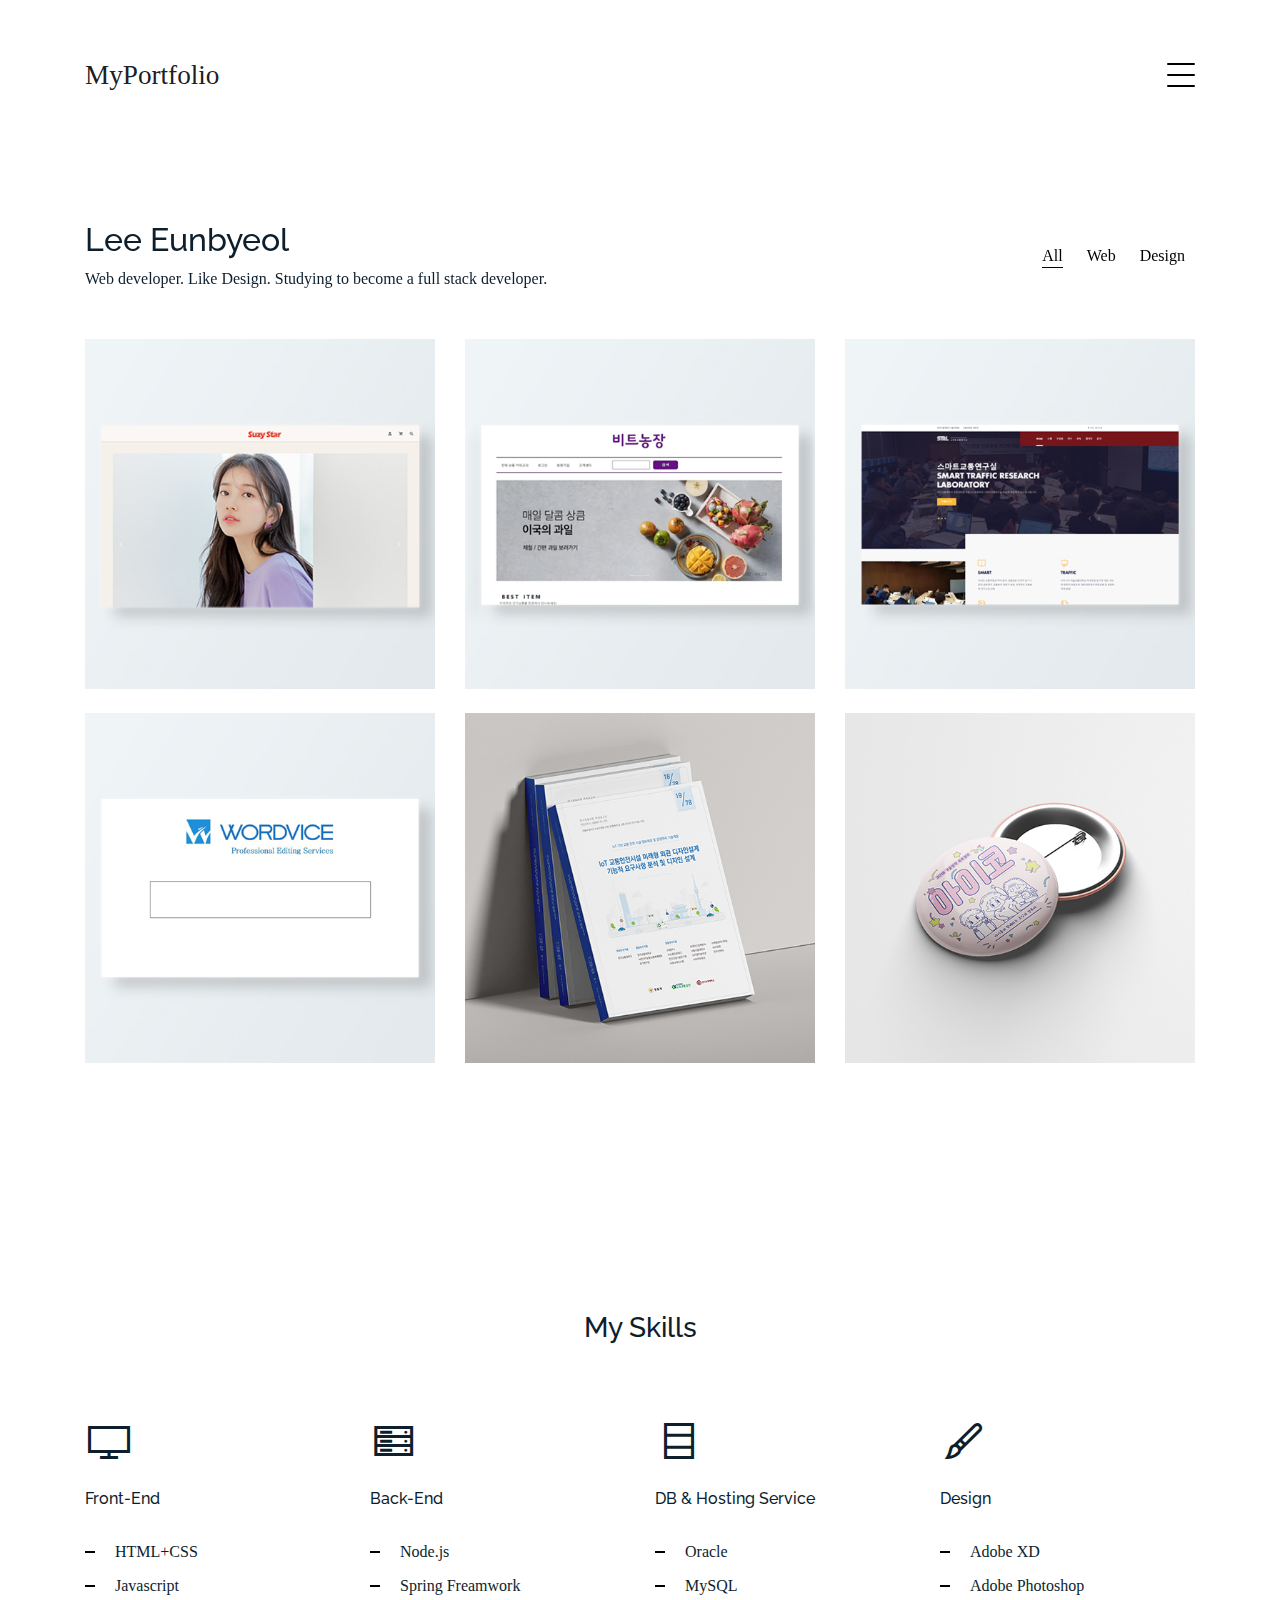
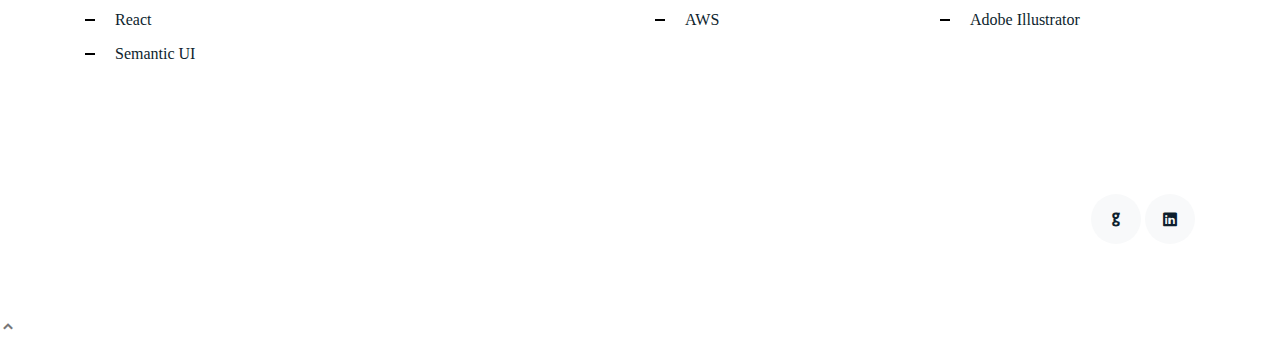
<file: index.html>
<!DOCTYPE html>
<html lang="en">
  <head>
    <meta charset="utf-8" />
    <meta content="width=device-width, initial-scale=1.0" name="viewport" />

    <title>MyPortfolio</title>
    <meta content="" name="descriptison" />
    <meta content="" name="keywords" />

    <!-- Favicons -->
    <link href="assets/img/favicon.png" rel="icon" />
    <link href="assets/img/apple-touch-icon.png" rel="apple-touch-icon" />

    <!-- Google Fonts -->
    <link
      href="https://fonts.googleapis.com/css?family=https://fonts.googleapis.com/css?family=Inconsolata:400,500,600,700|Raleway:400,400i,500,500i,600,600i,700,700i"
      rel="stylesheet"
    />

    <!-- Vendor CSS Files -->
    <link
      href="assets/vendor/bootstrap/css/bootstrap.min.css"
      rel="stylesheet"
    />
    <link href="assets/vendor/icofont/icofont.min.css" rel="stylesheet" />
    <link href="assets/vendor/aos/aos.css" rel="stylesheet" />
    <link
      href="assets/vendor/line-awesome/css/line-awesome.min.css"
      rel="stylesheet"
    />
    <link
      href="assets/vendor/owl.carousel/assets/owl.carousel.min.css"
      rel="stylesheet"
    />

    <!-- Template Main CSS File -->
    <link href="assets/css/style.css" rel="stylesheet" />

    <!-- =======================================================
  * Template Name: MyPortfolio - v2.1.0
  * Template URL: https://bootstrapmade.com/myportfolio-bootstrap-portfolio-website-template/
  * Author: BootstrapMade.com
  * License: https://bootstrapmade.com/license/
  ======================================================== -->
  </head>

  <body>
    <!-- ======= Navbar ======= -->
    <div class="collapse navbar-collapse custom-navmenu" id="main-navbar">
      <div class="container py-2 py-md-5">
        <div class="row align-items-start">
          <div class="col-md-2">
            <ul class="custom-menu">
              <li class="active"><a href="index.html">Home</a></li>
              <li><a href="about.html">About Me</a></li>
              <!-- <li><a href="services.html">Services</a></li> -->
              <li><a href="works.html">Works</a></li>
              <li><a href="contact.html">Contact</a></li>
            </ul>
          </div>
          <div class="col-md-6 d-none d-md-block mr-auto">
            <div class="tweet d-flex">
              <span class="text-white mt-2 mr-3"></span>
              <div>
                <p>
                  <em>
                    <br />
                    <a href="#"></a
                  ></em>
                </p>
              </div>
            </div>
          </div>
          <div class="col-md-4 d-none d-md-block">
            <h3>Hire Me</h3>
            <p>
              연락을 환영합니다. <br />아래 이메일 주소로 연락주세요! <br />
              <a href="#">dev.silverstar@gmail.com</a>
            </p>
          </div>
        </div>
      </div>
    </div>

    <nav class="navbar navbar-light custom-navbar">
      <div class="container">
        <a class="navbar-brand" href="index.html">MyPortfolio</a>

        <a
          href="#"
          class="burger"
          data-toggle="collapse"
          data-target="#main-navbar"
        >
          <span></span>
        </a>
      </div>
    </nav>

    <main id="main">
      <!-- ======= Works Section ======= -->
      <section class="section site-portfolio">
        <div class="container">
          <div class="row mb-5 align-items-center">
            <div class="col-md-12 col-lg-6 mb-4 mb-lg-0" data-aos="fade-up">
              <h2>Lee Eunbyeol</h2>
              <p class="mb-0">
                Web developer. Like Design. Studying to become a full stack
                developer.
              </p>
            </div>
            <div
              class="col-md-12 col-lg-6 text-left text-lg-right"
              data-aos="fade-up"
              data-aos-delay="100"
            >
              <div id="filters" class="filters">
                <a href="#" data-filter="*" class="active">All</a>
                <a href="#" data-filter=".web">Web</a>
                <!--<a href="#" data-filter=".UIUX">UI/UX</a>-->
                <a href="#" data-filter=".design">Design</a>
                <!-- <a href="#" data-filter=".photography">name4</a> -->
              </div>
            </div>
          </div>
          <div
            id="portfolio-grid"
            class="row no-gutter"
            data-aos="fade-up"
            data-aos-delay="200"
          >
            <div class="item web col-sm-6 col-md-4 col-lg-4 mb-4">
              <a href="work-single.html" class="item-wrap fancybox">
                <div class="work-info">
                  <h3>Suzy's Goods Shopping Mall</h3>
                  <span>Web</span>
                </div>
                <img class="img-fluid" src="assets/img/img_1.jpg" />
              </a>
            </div>

            <div class="item web col-sm-6 col-md-4 col-lg-4 mb-4">
              <a href="work-bitFarm.html" class="item-wrap fancybox">
                <div class="work-info">
                  <h3>Fresh Bit Farm</h3>
                  <span>Web</span>
                </div>
                <img class="img-fluid" src="assets/img/img_2.jpg" />
              </a>
            </div>

            <div class="item web col-sm-6 col-md-4 col-lg-4 mb-4">
              <a href="#" class="item-wrap fancybox">
                <div class="work-info">
                  <h3>Lab Homepage Renewal</h3>
                  <span>Web</span>
                </div>
                <img class="img-fluid" src="assets/img/img_3.jpg" />
              </a>
            </div>

            <div class="item web col-sm-6 col-md-4 col-lg-4 mb-4">
              <a href="#" class="item-wrap fancybox">
                <div class="work-info">
                  <h3>Academic English <br />proofreading service</h3>
                  <span>Web / ml</span>
                </div>
                <img class="img-fluid" src="assets/img/img_4.jpg" />
              </a>
            </div>

            <div class="item design col-sm-6 col-md-4 col-lg-4 mb-4">
              <a href="#" class="item-wrap fancybox">
                <div class="work-info">
                  <h3>Report Design</h3>
                  <span>Design</span>
                </div>
                <img class="img-fluid" src="assets/img/img_5.jpg" />
              </a>
            </div>

            <div class="item design col-sm-6 col-md-4 col-lg-4 mb-4">
              <a href="#" class="item-wrap fancybox">
                <div class="work-info">
                  <h3>Badge Design</h3>
                  <span>Design</span>
                </div>
                <img class="img-fluid" src="assets/img/img_6.jpg" />
              </a>
            </div>
          </div>
        </div>
      </section>
      <!-- End  Works Section -->

      <!-- ======= Clients Section ======= -->
      <!--<section class="section">
      <div class="container">
        <div class="row justify-content-center text-center mb-4">
          <div class="col-5">
            <h3 class="h3 heading">Work History</h3>
            <p>2019 ~ 2020</p>
          </div>
        </div>
        <div>
         <p style="text-align: center;">work Hitory 타임라인이 들어갈 자리</p>
        </div>-->
      <!-- <div class="row">
          <div class="col-4 col-sm-4 col-md-2">
            <a href="#" class="client-logo"><img src="assets/img/logo-adobe.png" alt="Image" class="img-fluid"></a>
          </div>
          <div class="col-4 col-sm-4 col-md-2">
            <a href="#" class="client-logo"><img src="assets/img/logo-uber.png" alt="Image" class="img-fluid"></a>
          </div>
          <div class="col-4 col-sm-4 col-md-2">
            <a href="#" class="client-logo"><img src="assets/img/logo-apple.png" alt="Image" class="img-fluid"></a>
          </div>
          <div class="col-4 col-sm-4 col-md-2">
            <a href="#" class="client-logo"><img src="assets/img/logo-netflix.png" alt="Image" class="img-fluid"></a>
          </div>
          <div class="col-4 col-sm-4 col-md-2">
            <a href="#" class="client-logo"><img src="assets/img/logo-nike.png" alt="Image" class="img-fluid"></a>
          </div>
          <div class="col-4 col-sm-4 col-md-2">
            <a href="#" class="client-logo"><img src="assets/img/logo-google.png" alt="Image" class="img-fluid"></a>
          </div> 

        </div>
      </div>
    </section><!-- End Clients Section -->

      <!-- ======= Services Section ======= -->
      <section class="section">
        <div class="container">
          <div class="row justify-content-center text-center mb-4">
            <div class="col-5">
              <h3 class="h3 heading">My Skills</h3>
              <p><br /></p>
            </div>
          </div>
          <div class="row">
            <div class="col-12 col-sm-6 col-md-6 col-lg-3">
              <span class="la la-desktop la-3x mb-4"></span>
              <h4 class="h4 mb-2">Front-End</h4>
              <!-- <p>Lorem ipsum dolor sit amet consectetur adipisicing elit explicabo inventore.</p> -->
              <ul class="list-unstyled list-line">
                <br />
                <li>HTML+CSS</li>
                <li>Javascript</li>
                <li>React</li>
                <li>Semantic UI</li>
              </ul>
            </div>
            <div class="col-12 col-sm-6 col-md-6 col-lg-3">
              <span class="la la-server la-3x mb-4"></span>
              <h4 class="h4 mb-2">Back-End</h4>
              <!-- <p>Lorem ipsum dolor sit amet consectetur adipisicing elit explicabo inventore.</p> -->
              <ul class="list-unstyled list-line">
                <br />
                <li>Node.js</li>
                <li>Spring Freamwork</li>
              </ul>
            </div>
            <div class="col-12 col-sm-6 col-md-6 col-lg-3">
              <span class="la la-database la-3x mb-4"></span>
              <h4 class="h4 mb-2">DB & Hosting Service</h4>
              <!-- <p>Lorem ipsum dolor sit amet consectetur adipisicing elit explicabo inventore.</p> -->
              <ul class="list-unstyled list-line">
                <br />
                <li>Oracle</li>
                <li>MySQL</li>
                <li>AWS</li>
              </ul>
            </div>
            <div class="col-12 col-sm-6 col-md-6 col-lg-3">
              <span class="la la-paint-brush la-3x mb-4"></span>
              <h4 class="h4 mb-2">Design</h4>
              <!-- <p>Lorem ipsum dolor sit amet consectetur adipisicing elit explicabo inventore.</p> -->
              <ul class="list-unstyled list-line">
                <br />
                <li>Adobe XD</li>
                <li>Adobe Photoshop</li>
                <li>Adobe Illustrator</li>
              </ul>
            </div>
          </div>
        </div>
      </section>
      <!-- End Services Section -->

      <!-- ======= Testimonials Section ======= 
    <section class="section pt-0">
      <div class="container">

        <div class="owl-carousel testimonial-carousel">

          <div class="testimonial-wrap">
            <div class="testimonial">
              <img src="assets/img/person_1.jpg" alt="Image" class="img-fluid">
              <blockquote>
                <p>Lorem ipsum dolor sit amet consectetur adipisicing elit. Quisquam necessitatibus incidunt ut officiis
                  explicabo inventore.</p>
              </blockquote>
              <p>&mdash; Jean Hicks</p>
            </div>
          </div>

          <div class="testimonial-wrap">
            <div class="testimonial">
              <img src="assets/img/person_2.jpg" alt="Image" class="img-fluid">
              <blockquote>
                <p>Lorem ipsum dolor sit amet consectetur adipisicing elit. Quisquam necessitatibus incidunt ut officiis
                  explicabo inventore.</p>
              </blockquote>
              <p>&mdash; Chris Stanworth</p>
            </div>
          </div>

        </div>

      </div>
    </section><!-- End Testimonials Section -->
    </main>
    <!-- End #main -->

    <!-- ======= Footer ======= -->
    <footer class="footer" role="contentinfo">
      <div class="container">
        <div class="row">
          <div class="col-sm-6">
            <!--<p class="mb-1">&copy; Copyright MyPortfolio. All Rights Reserved</p>-->
            <div class="credits">
              <!--
            All the links in the footer should remain intact.
            You can delete the links only if you purchased the pro version.
            Licensing information: https://bootstrapmade.com/license/
            Purchase the pro version with working PHP/AJAX contact form: https://bootstrapmade.com/buy/?theme=MyPortfolio
          -->
              <!--Designed by <a href="https://bootstrapmade.com/">BootstrapMade</a>-->
            </div>
          </div>
          <div class="col-sm-6 social text-md-right">
            <a href="https://github.com/lebcoco"
              ><span class="icofont-github"></span
            ></a>
            <a href="https://www.linkedin.com/in/eunbyeol-lee-772660198"
              ><span class="icofont-linkedin"></span
            ></a>
            <!-- <a href="#"><span class="icofont-dribbble"></span></a>
          <a href="#"><span class="icofont-behance"></span></a> -->
          </div>
        </div>
      </div>
    </footer>

    <a href="#" class="back-to-top"><i class="icofont-simple-up"></i></a>

    <!-- Vendor JS Files -->
    <script src="assets/vendor/jquery/jquery.min.js"></script>
    <script src="assets/vendor/bootstrap/js/bootstrap.bundle.min.js"></script>
    <script src="assets/vendor/jquery.easing/jquery.easing.min.js"></script>
    <script src="assets/vendor/php-email-form/validate.js"></script>
    <script src="assets/vendor/aos/aos.js"></script>
    <script src="assets/vendor/isotope-layout/isotope.pkgd.min.js"></script>
    <script src="assets/vendor/owl.carousel/owl.carousel.min.js"></script>

    <!-- Template Main JS File -->
    <script src="assets/js/main.js"></script>
  </body>
</html>
</file>
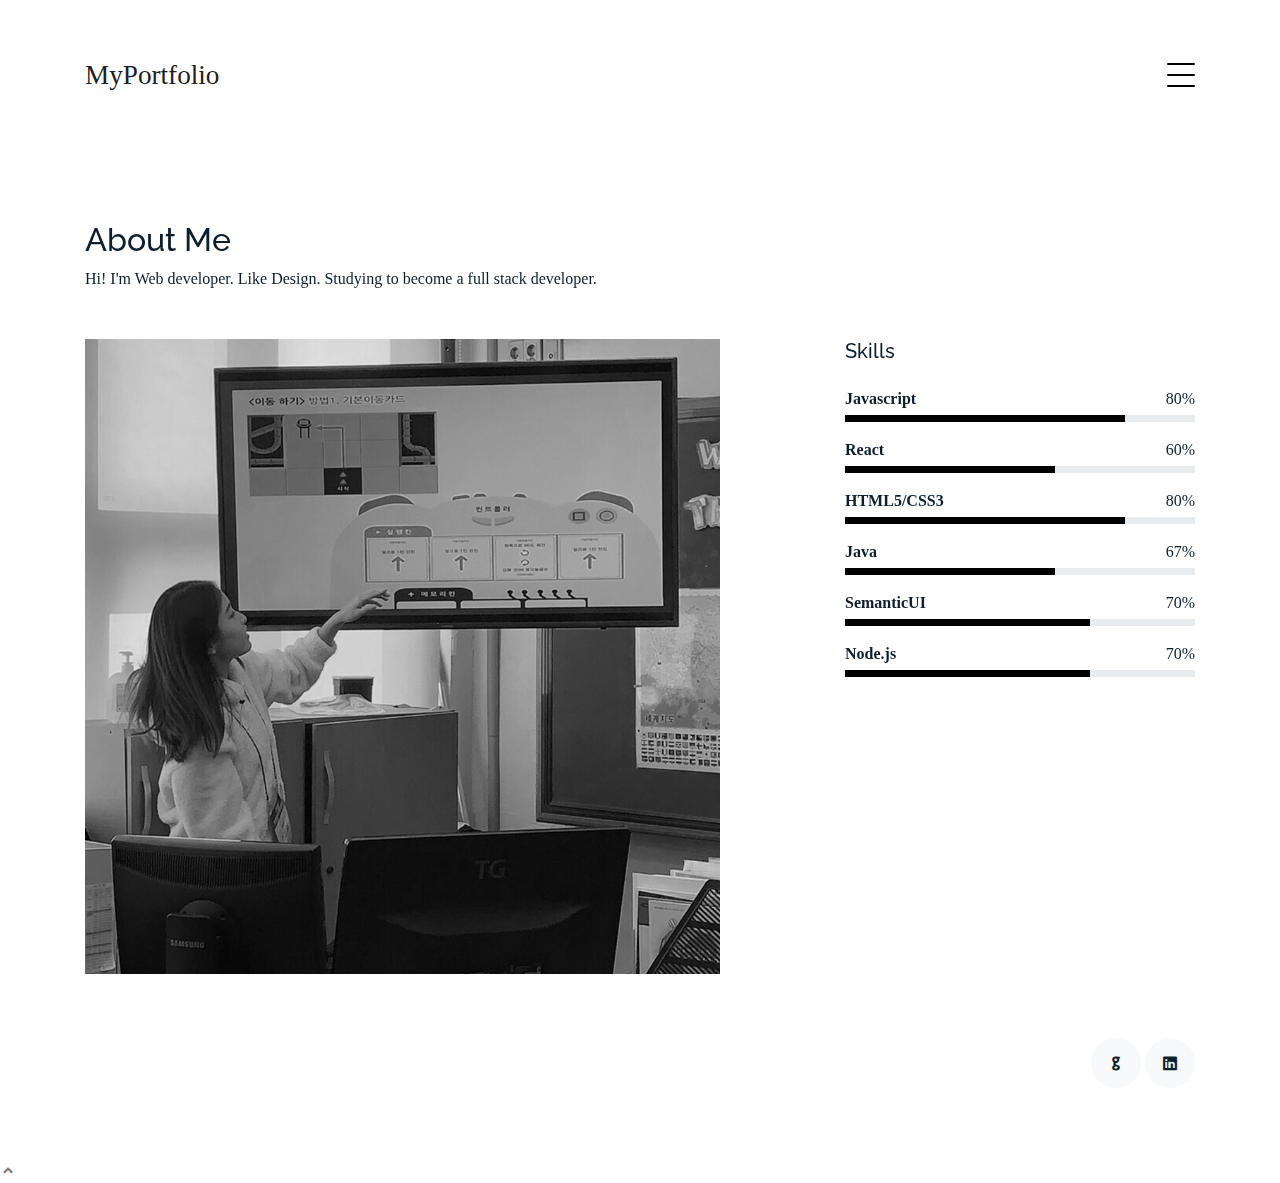
<file: about.html>
<!DOCTYPE html>
<html lang="en">
  <head>
    <meta charset="utf-8" />
    <meta content="width=device-width, initial-scale=1.0" name="viewport" />

    <title>MyPortfolio</title>
    <meta content="" name="descriptison" />
    <meta content="" name="keywords" />

    <!-- Favicons -->
    <link href="assets/img/favicon.png" rel="icon" />
    <link href="assets/img/apple-touch-icon.png" rel="apple-touch-icon" />

    <!-- Google Fonts -->
    <link
      href="https://fonts.googleapis.com/css?family=https://fonts.googleapis.com/css?family=Inconsolata:400,500,600,700|Raleway:400,400i,500,500i,600,600i,700,700i"
      rel="stylesheet"
    />

    <!-- Vendor CSS Files -->
    <link
      href="assets/vendor/bootstrap/css/bootstrap.min.css"
      rel="stylesheet"
    />
    <link href="assets/vendor/icofont/icofont.min.css" rel="stylesheet" />
    <link href="assets/vendor/aos/aos.css" rel="stylesheet" />
    <link
      href="assets/vendor/line-awesome/css/line-awesome.min.css"
      rel="stylesheet"
    />
    <link
      href="assets/vendor/owl.carousel/assets/owl.carousel.min.css"
      rel="stylesheet"
    />

    <!-- Template Main CSS File -->
    <link href="assets/css/style.css" rel="stylesheet" />

    <!-- =======================================================
  * Template Name: MyPortfolio - v2.1.0
  * Template URL: https://bootstrapmade.com/myportfolio-bootstrap-portfolio-website-template/
  * Author: BootstrapMade.com
  * License: https://bootstrapmade.com/license/
  ======================================================== -->
  </head>

  <body>
    <!-- ======= Navbar ======= -->
    <div class="collapse navbar-collapse custom-navmenu" id="main-navbar">
      <div class="container py-2 py-md-5">
        <div class="row align-items-start">
          <div class="col-md-2">
            <ul class="custom-menu">
              <li><a href="index.html">Home</a></li>
              <li class="active"><a href="about.html">About Me</a></li>
              <!-- <li><a href="services.html">Services</a></li> -->
              <li><a href="works.html">Works</a></li>
              <li><a href="contact.html">Contact</a></li>
            </ul>
          </div>
          <div class="col-md-6 d-none d-md-block mr-auto">
            <div class="tweet d-flex">
              <span class="text-white mt-2 mr-3"></span>
              <div>
                <p>
                  <em>
                    <br />
                    <a href="https://github.com/lebcoco"></a
                  ></em>
                </p>
              </div>
            </div>
          </div>
          <div class="col-md-4 d-none d-md-block">
            <h3>Hire Me</h3>
            <p>
              연락을 환영합니다. <br />아래 이메일 주소로 연락주세요! <br />
              <a href="#">dev.silverstar@gmail.com</a>
            </p>
          </div>
        </div>
      </div>
    </div>

    <nav class="navbar navbar-light custom-navbar">
      <div class="container">
        <a class="navbar-brand" href="index.html">MyPortfolio</a>

        <a
          href="#"
          class="burger"
          data-toggle="collapse"
          data-target="#main-navbar"
        >
          <span></span>
        </a>
      </div>
    </nav>

    <main id="main">
      <section class="section pb-5">
        <div class="container">
          <div class="row mb-5 align-items-end">
            <div class="col-md-6" data-aos="fade-up">
              <h2>About Me</h2>
              <p class="mb-0">
                Hi! I'm Web developer. Like Design. Studying to become a full
                stack developer.
              </p>
            </div>
          </div>

          <div class="row">
            <div class="col-md-4 ml-auto order-2" data-aos="fade-up">
              <h3 class="h3 mb-4">Skills</h3>
              <ul class="list-unstyled">
                <li class="mb-3">
                  <div class="d-flex mb-1">
                    <strong>Javascript</strong>
                    <span class="ml-auto">80%</span>
                  </div>
                  <div class="progress custom-progress">
                    <div
                      class="progress-bar"
                      role="progressbar"
                      style="width: 80%"
                      aria-valuenow="80"
                      aria-valuemin="0"
                      aria-valuemax="100"
                    ></div>
                  </div>
                </li>
                <li class="mb-3">
                  <div class="d-flex mb-1">
                    <strong>React</strong>
                    <span class="ml-auto">60%</span>
                  </div>
                  <div class="progress custom-progress">
                    <div
                      class="progress-bar"
                      role="progressbar"
                      style="width: 60%"
                      aria-valuenow="96"
                      aria-valuemin="0"
                      aria-valuemax="100"
                    ></div>
                  </div>
                </li>
                <li class="mb-3">
                  <div class="d-flex mb-1">
                    <strong>HTML5/CSS3</strong>
                    <span class="ml-auto">80%</span>
                  </div>
                  <div class="progress custom-progress">
                    <div
                      class="progress-bar"
                      role="progressbar"
                      style="width: 80%"
                      aria-valuenow="80"
                      aria-valuemin="0"
                      aria-valuemax="100"
                    ></div>
                  </div>
                </li>
                <li class="mb-3">
                  <div class="d-flex mb-1">
                    <strong>Java</strong>
                    <span class="ml-auto">67%</span>
                  </div>
                  <div class="progress custom-progress">
                    <div
                      class="progress-bar"
                      role="progressbar"
                      style="width: 60%"
                      aria-valuenow="87"
                      aria-valuemin="0"
                      aria-valuemax="100"
                    ></div>
                  </div>
                </li>
                <li class="mb-3">
                  <div class="d-flex mb-1">
                    <strong>SemanticUI</strong>
                    <span class="ml-auto">70%</span>
                  </div>
                  <div class="progress custom-progress">
                    <div
                      class="progress-bar"
                      role="progressbar"
                      style="width: 70%"
                      aria-valuenow="85"
                      aria-valuemin="0"
                      aria-valuemax="100"
                    ></div>
                  </div>
                </li>
                <li class="mb-3">
                  <div class="d-flex mb-1">
                    <strong>Node.js</strong>
                    <span class="ml-auto">70%</span>
                  </div>
                  <div class="progress custom-progress">
                    <div
                      class="progress-bar"
                      role="progressbar"
                      style="width: 70%"
                      aria-valuenow="88"
                      aria-valuemin="0"
                      aria-valuemax="100"
                    ></div>
                  </div>
                </li>
              </ul>
            </div>

            <div class="col-md-7 mb-5 mb-md-0" data-aos="fade-up">
              <p>
                <img
                  src="assets/img/person_1_sq.jpg"
                  alt="Image"
                  class="img-fluid"
                />
              </p>
              <!--<p>
                Lorem ipsum dolor sit amet, consectetur adipisicing elit. Dolor
                dignissimos delectus minima reprehenderit molestias illo dolorem
                et, odio!
              </p>
              <p>
                Fuga fugit distinctio delectus iure vitae consequatur excepturi,
                mollitia, consectetur molestias sapiente rem consequuntur, illum
                adipisci, sed obcaecati!
              </p>
              <p>
                Ex, dolorem qui voluptas reprehenderit provident, ad ipsum iure
                a consequatur voluptatem incidunt nobis. Vitae reiciendis quae
                ex.
              </p>
              <p>
                Optio consectetur culpa nemo, fugit pariatur veniam voluptate
                laudantium rerum fuga dolor in maiores ea nisi voluptatibus.
                Minus?
              </p>
              <p><a href="#" class="readmore">Download my CV</a></p>
            </div>
          </div>
        </div>
      </section>-->
    </main>
    <!-- End #main -->

    <!-- ======= Footer ======= -->
    <footer class="footer" role="contentinfo">
      <div class="container">
        <div class="row">
          <div class="col-sm-6">
            <!--<p class="mb-1">
              &copy; Copyright MyPortfolio. All Rights Reserved
            </p>-->
            <div class="credits">
              <!--
            All the links in the footer should remain intact.
            You can delete the links only if you purchased the pro version.
            Licensing information: https://bootstrapmade.com/license/
            Purchase the pro version with working PHP/AJAX contact form: https://bootstrapmade.com/buy/?theme=MyPortfolio
          -->
              <!--Designed by              <a href="https://bootstrapmade.com/">BootstrapMade</a>-->
            </div>
          </div>
          <div class="col-sm-6 social text-md-right">
            <a href="https://github.com/lebcoco"
              ><span class="icofont-github"></span
            ></a>
            <a href="https://www.linkedin.com/in/eunbyeol-lee-772660198"
              ><span class="icofont-linkedin"></span
            ></a>
            <!-- <a href="#"><span class="icofont-dribbble"></span></a>
          <a href="#"><span class="icofont-behance"></span></a> -->
          </div>
        </div>
      </div>
    </footer>

    <a href="#" class="back-to-top"><i class="icofont-simple-up"></i></a>

    <!-- Vendor JS Files -->
    <script src="assets/vendor/jquery/jquery.min.js"></script>
    <script src="assets/vendor/bootstrap/js/bootstrap.bundle.min.js"></script>
    <script src="assets/vendor/jquery.easing/jquery.easing.min.js"></script>
    <script src="assets/vendor/php-email-form/validate.js"></script>
    <script src="assets/vendor/aos/aos.js"></script>
    <script src="assets/vendor/isotope-layout/isotope.pkgd.min.js"></script>
    <script src="assets/vendor/owl.carousel/owl.carousel.min.js"></script>

    <!-- Template Main JS File -->
    <script src="assets/js/main.js"></script>
  </body>
</html>
</file>
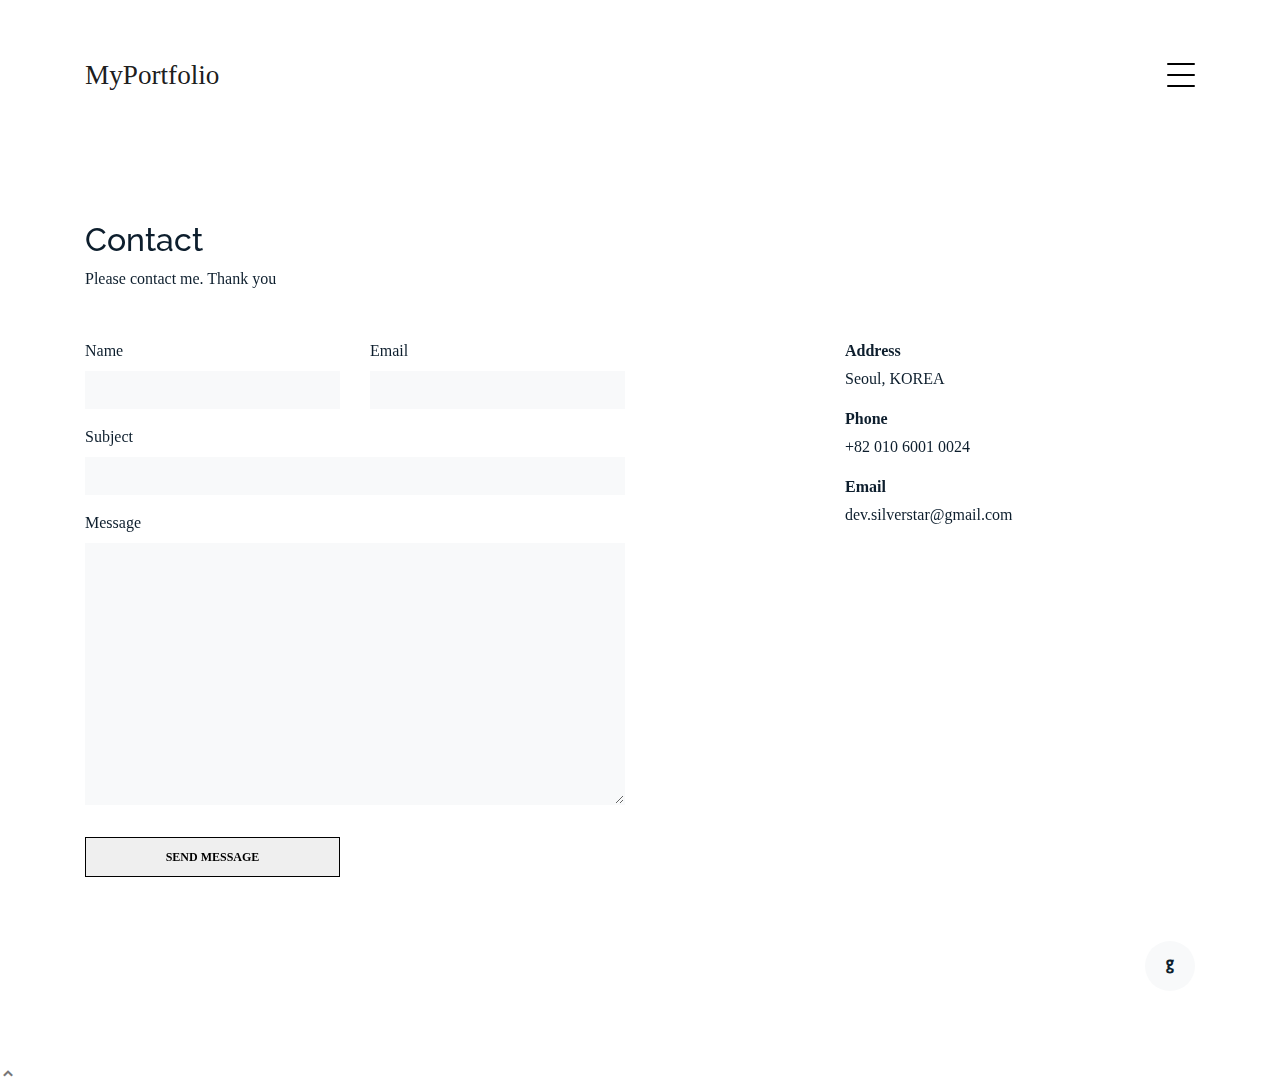
<file: contact.html>
<!DOCTYPE html>
<html lang="en">
  <head>
    <meta charset="utf-8" />
    <meta content="width=device-width, initial-scale=1.0" name="viewport" />

    <title>MyPortfolio</title>
    <meta content="" name="descriptison" />
    <meta content="" name="keywords" />

    <!-- Favicons -->
    <link href="assets/img/favicon.png" rel="icon" />
    <link href="assets/img/apple-touch-icon.png" rel="apple-touch-icon" />

    <!-- Google Fonts -->
    <link
      href="https://fonts.googleapis.com/css?family=https://fonts.googleapis.com/css?family=Inconsolata:400,500,600,700|Raleway:400,400i,500,500i,600,600i,700,700i"
      rel="stylesheet"
    />

    <!-- Vendor CSS Files -->
    <link
      href="assets/vendor/bootstrap/css/bootstrap.min.css"
      rel="stylesheet"
    />
    <link href="assets/vendor/icofont/icofont.min.css" rel="stylesheet" />
    <link href="assets/vendor/aos/aos.css" rel="stylesheet" />
    <link
      href="assets/vendor/line-awesome/css/line-awesome.min.css"
      rel="stylesheet"
    />
    <link
      href="assets/vendor/owl.carousel/assets/owl.carousel.min.css"
      rel="stylesheet"
    />

    <!-- Template Main CSS File -->
    <link href="assets/css/style.css" rel="stylesheet" />

    <!-- =======================================================
  * Template Name: MyPortfolio - v2.1.0
  * Template URL: https://bootstrapmade.com/myportfolio-bootstrap-portfolio-website-template/
  * Author: BootstrapMade.com
  * License: https://bootstrapmade.com/license/
  ======================================================== -->
  </head>

  <body>
    <!-- ======= Navbar ======= -->
    <div class="collapse navbar-collapse custom-navmenu" id="main-navbar">
      <div class="container py-2 py-md-5">
        <div class="row align-items-start">
          <div class="col-md-2">
            <ul class="custom-menu">
              <li><a href="index.html">Home</a></li>
              <li><a href="about.html">About Me</a></li>
              <!--<li><a href="services.html">Services</a></li>-->
              <li><a href="works.html">Works</a></li>
              <li class="active"><a href="contact.html">Contact</a></li>
            </ul>
          </div>
          <div class="col-md-6 d-none d-md-block mr-auto">
            <div class="tweet d-flex">
              <span class="text-white mt-2 mr-3"></span>
              <div>
                <p>
                  <em>
                    <br />
                    <a href="#"></a
                  ></em>
                </p>
              </div>
            </div>
          </div>
          <div class="col-md-4 d-none d-md-block">
            <h3>Hire Me</h3>
            <p>
              연락을 환영합니다. <br />아래 이메일 주소로 연락주세요! <br />
              <a href="#">dev.silverstar@gmail.com</a>
            </p>
          </div>
        </div>
      </div>
    </div>

    <nav class="navbar navbar-light custom-navbar">
      <div class="container">
        <a class="navbar-brand" href="index.html">MyPortfolio</a>

        <a
          href="#"
          class="burger"
          data-toggle="collapse"
          data-target="#main-navbar"
        >
          <span></span>
        </a>
      </div>
    </nav>

    <main id="main">
      <section class="section pb-5">
        <div class="container">
          <div class="row mb-5 align-items-end">
            <div class="col-md-6" data-aos="fade-up">
              <h2>Contact</h2>
              <p class="mb-0">Please contact me. Thank you</p>
            </div>
          </div>

          <div class="row">
            <div class="col-md-6 mb-5 mb-md-0" data-aos="fade-up">
              <form
                action="forms/contact.php"
                method="post"
                role="form"
                class="php-email-form"
              >
                <div class="row">
                  <div class="col-md-6 form-group">
                    <label for="name">Name</label>
                    <input
                      type="text"
                      name="name"
                      class="form-control"
                      id="name"
                      data-rule="minlen:4"
                      data-msg="Please enter at least 4 chars"
                    />
                    <div class="validate"></div>
                  </div>
                  <div class="col-md-6 form-group">
                    <label for="name">Email</label>
                    <input
                      type="email"
                      class="form-control"
                      name="email"
                      id="email"
                      data-rule="email"
                      data-msg="Please enter a valid email"
                    />
                    <div class="validate"></div>
                  </div>
                  <div class="col-md-12 form-group">
                    <label for="name">Subject</label>
                    <input
                      type="text"
                      class="form-control"
                      name="subject"
                      id="subject"
                      data-rule="minlen:4"
                      data-msg="Please enter at least 8 chars of subject"
                    />
                    <div class="validate"></div>
                  </div>
                  <div class="col-md-12 form-group">
                    <label for="name">Message</label>
                    <textarea
                      class="form-control"
                      name="message"
                      cols="30"
                      rows="10"
                      data-rule="required"
                      data-msg="Please write something for us"
                    ></textarea>
                    <div class="validate"></div>
                  </div>

                  <div class="col-md-12 mb-3">
                    <div class="loading">Loading</div>
                    <div class="error-message"></div>
                    <div class="sent-message">
                      Your message has been sent. Thank you!
                    </div>
                  </div>

                  <div class="col-md-6 form-group">
                    <input
                      type="submit"
                      class="readmore d-block w-100"
                      value="Send Message"
                    />
                  </div>
                </div>
              </form>
            </div>

            <div class="col-md-4 ml-auto order-2" data-aos="fade-up">
              <ul class="list-unstyled">
                <li class="mb-3">
                  <strong class="d-block mb-1">Address</strong>
                  <span>Seoul, KOREA</span>
                </li>
                <li class="mb-3">
                  <strong class="d-block mb-1">Phone</strong>
                  <span>+82 010 6001 0024</span>
                </li>
                <li class="mb-3">
                  <strong class="d-block mb-1">Email</strong>
                  <span>dev.silverstar@gmail.com</span>
                </li>
              </ul>
            </div>
          </div>
        </div>
      </section>
    </main>
    <!-- End #main -->

    <!-- ======= Footer ======= -->
    <footer class="footer" role="contentinfo">
      <div class="container">
        <div class="row">
          <div class="col-sm-6">
            <!--
            <p class="mb-1">
              &copy; Copyright MyPortfolio. All Rights Reserved
            </p>-->

            <div class="credits">
              <!--
            All the links in the footer should remain intact.
            You can delete the links only if you purchased the pro version.
            Licensing information: https://bootstrapmade.com/license/
            Purchase the pro version with working PHP/AJAX contact form: https://bootstrapmade.com/buy/?theme=MyPortfolio
          -->
              <!--Designed by
              <a href="https://bootstrapmade.com/">BootstrapMade</a> -->
            </div>
          </div>
          <div class="col-sm-6 social text-md-right">
            <a href="#"><span class="icofont-github"></span></a>
            <!--<a href="#"><span class="icofont-linkedin"></span></a>
            <a href="#"><span class="icofont-dribbble"></span></a>
            <a href="#"><span class="icofont-behance"></span></a>-->
          </div>
        </div>
      </div>
    </footer>

    <a href="#" class="back-to-top"><i class="icofont-simple-up"></i></a>

    <!-- Vendor JS Files -->
    <script src="assets/vendor/jquery/jquery.min.js"></script>
    <script src="assets/vendor/bootstrap/js/bootstrap.bundle.min.js"></script>
    <script src="assets/vendor/jquery.easing/jquery.easing.min.js"></script>
    <script src="assets/vendor/php-email-form/validate.js"></script>
    <script src="assets/vendor/aos/aos.js"></script>
    <script src="assets/vendor/isotope-layout/isotope.pkgd.min.js"></script>
    <script src="assets/vendor/owl.carousel/owl.carousel.min.js"></script>

    <!-- Template Main JS File -->
    <script src="assets/js/main.js"></script>
  </body>
</html>
</file>
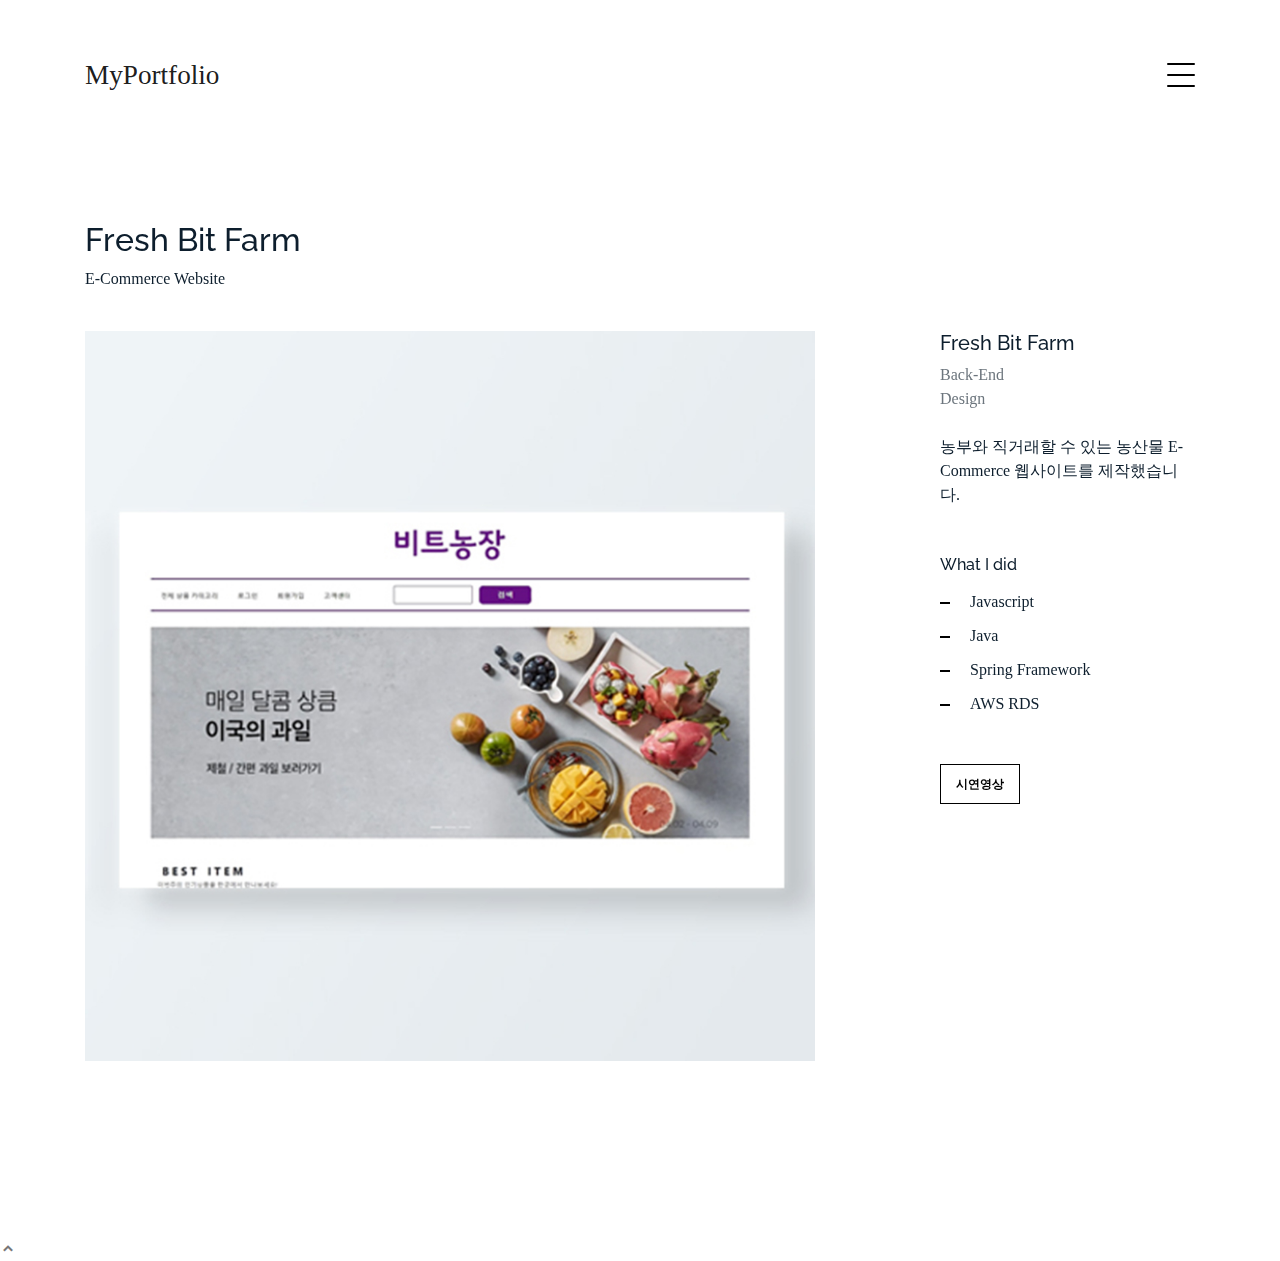
<file: work-bitFarm.html>
<!DOCTYPE html>
<html lang="en">

<head>
  <meta charset="utf-8">
  <meta content="width=device-width, initial-scale=1.0" name="viewport">

  <title>MyPortfolio</title>
  <meta content="" name="descriptison">
  <meta content="" name="keywords">

  <!-- Favicons -->
  <link href="assets/img/favicon.png" rel="icon">
  <link href="assets/img/apple-touch-icon.png" rel="apple-touch-icon">

  <!-- Google Fonts -->
  <link href="https://fonts.googleapis.com/css?family=https://fonts.googleapis.com/css?family=Inconsolata:400,500,600,700|Raleway:400,400i,500,500i,600,600i,700,700i" rel="stylesheet">

  <!-- Vendor CSS Files -->
  <link href="assets/vendor/bootstrap/css/bootstrap.min.css" rel="stylesheet">
  <link href="assets/vendor/icofont/icofont.min.css" rel="stylesheet">
  <link href="assets/vendor/aos/aos.css" rel="stylesheet">
  <link href="assets/vendor/line-awesome/css/line-awesome.min.css" rel="stylesheet">
  <link href="assets/vendor/owl.carousel/assets/owl.carousel.min.css" rel="stylesheet">

  <!-- Template Main CSS File -->
  <link href="assets/css/style.css" rel="stylesheet">

  <!-- =======================================================
  * Template Name: MyPortfolio - v2.1.0
  * Template URL: https://bootstrapmade.com/myportfolio-bootstrap-portfolio-website-template/
  * Author: BootstrapMade.com
  * License: https://bootstrapmade.com/license/
  ======================================================== -->
</head>

<body>

  <!-- ======= Navbar ======= -->
  <div class="collapse navbar-collapse custom-navmenu" id="main-navbar">
    <div class="container py-2 py-md-5">
      <div class="row align-items-start">
        <div class="col-md-2">
          <ul class="custom-menu">
            <li><a href="index.html">Home</a></li>
            <li><a href="about.html">About Me</a></li>
            <!-- <li><a href="services.html">Services</a></li> -->
            <li class="active"><a href="works.html">Works</a></li>
            <li><a href="contact.html">Contact</a></li>
          </ul>
        </div>
        <div class="col-md-6 d-none d-md-block mr-auto">
            <div class="tweet d-flex">
              <span class="text-white mt-2 mr-3"></span>
              <div>
                <p>
                  <em>
                    <br />
                    <a href="#"></a
                  ></em>
                </p>
              </div>
            </div>
          </div>
          <div class="col-md-4 d-none d-md-block">
            <h3>Hire Me</h3>
            <p>
              연락을 환영합니다. <br />아래 이메일 주소로 연락주세요! <br />
              <a href="#">dev.silverstar@gmail.com</a>
            </p>
          </div>
        </div>
      </div>
    </div>

    <nav class="navbar navbar-light custom-navbar">
      <div class="container">
        <a class="navbar-brand" href="index.html">MyPortfolio</a>

        <a
          href="#"
          class="burger"
          data-toggle="collapse"
          data-target="#main-navbar"
        >
          <span></span>
        </a>
      </div>
    </nav>

  <main id="main">

    <section class="section">
      <div class="container">
        <div class="row mb-4 align-items-center">
          <div class="col-md-6" data-aos="fade-up">
            <h2>Fresh Bit Farm</h2>
            <p>E-Commerce Website</p>
          </div>
        </div>
      </div>

      <div class="site-section pb-0">
        <div class="container">
          <div class="row align-items-stretch">
            <div class="col-md-8" data-aos="fade-up">
              <img src="assets/img/img_2_big.jpg" alt="Image" class="img-fluid">
            </div>
            <div class="col-md-3 ml-auto" data-aos="fade-up" data-aos-delay="100">
              <div class="sticky-content">
                <h3 class="h3">Fresh Bit Farm</h3>
                <p class="mb-4"><span class="text-muted">Back-End<br>Design</span></p>

                <div class="mb-5">
                  <p>농부와 직거래할 수 있는 농산물 E-Commerce 웹사이트를 제작했습니다.</p>

                </div>

                <h4 class="h4 mb-3">What I did</h4>
                <ul class="list-unstyled list-line mb-5">
                  <li>Javascript</li>
                  <li>Java</li>
                  <li>Spring Framework</li>
                  <li>AWS RDS</li>
                </ul>

                <p><a href="https://youtu.be/VGto-HMcpOU" class="readmore">시연영상</a></p>
              </div>
            </div>
          </div>
        </div>
    </section>

    <!-- ======= Testimonials Section ======= -->
    <!--<section class="section pt-0">
      <div class="container">

        <div class="owl-carousel testimonial-carousel">

          <div class="testimonial-wrap">
            <div class="testimonial">
              <img src="assets/img/person_1.jpg" alt="Image" class="img-fluid">
              <blockquote>
                <p>Lorem ipsum dolor sit amet consectetur adipisicing elit. Quisquam necessitatibus incidunt ut officiis
                  explicabo inventore.</p>
              </blockquote>
              <p>&mdash; Jean Hicks</p>
            </div>
          </div>

          <div class="testimonial-wrap">
            <div class="testimonial">
              <img src="assets/img/person_2.jpg" alt="Image" class="img-fluid">
              <blockquote>
                <p>Lorem ipsum dolor sit amet consectetur adipisicing elit. Quisquam necessitatibus incidunt ut officiis
                  explicabo inventore.</p>
              </blockquote>
              <p>&mdash; Chris Stanworth</p>
            </div>
          </div>

        </div>

      </div>
    </section>--><!-- End Testimonials Section -->

  </main><!-- End #main -->

  <!-- ======= Footer ======= -->
  <footer class="footer" role="contentinfo">
    <div class="container">
      <div class="row">
        <div class="col-sm-6">
          <!--<p class="mb-1">&copy; Copyright MyPortfolio. All Rights Reserved</p> -->
          <div class="credits">
            <!--
            All the links in the footer should remain intact.
            You can delete the links only if you purchased the pro version.
            Licensing information: https://bootstrapmade.com/license/
            Purchase the pro version with working PHP/AJAX contact form: https://bootstrapmade.com/buy/?theme=MyPortfolio
          -->
            <!--Designed by <a href="https://bootstrapmade.com/">BootstrapMade</a>-->
          </div>
        </div>
        <!--<div class="col-sm-6 social text-md-right">
          <a href="#"><span class="icofont-twitter"></span></a>
          <a href="#"><span class="icofont-facebook"></span></a>
          <a href="#"><span class="icofont-dribbble"></span></a>
          <a href="#"><span class="icofont-behance"></span></a>
        </div>-->
      </div>
    </div>
  </footer>

  <a href="#" class="back-to-top"><i class="icofont-simple-up"></i></a>

  <!-- Vendor JS Files -->
  <script src="assets/vendor/jquery/jquery.min.js"></script>
  <script src="assets/vendor/bootstrap/js/bootstrap.bundle.min.js"></script>
  <script src="assets/vendor/jquery.easing/jquery.easing.min.js"></script>
  <script src="assets/vendor/php-email-form/validate.js"></script>
  <script src="assets/vendor/aos/aos.js"></script>
  <script src="assets/vendor/isotope-layout/isotope.pkgd.min.js"></script>
  <script src="assets/vendor/owl.carousel/owl.carousel.min.js"></script>

  <!-- Template Main JS File -->
  <script src="assets/js/main.js"></script>

</body>

</html>
</file>
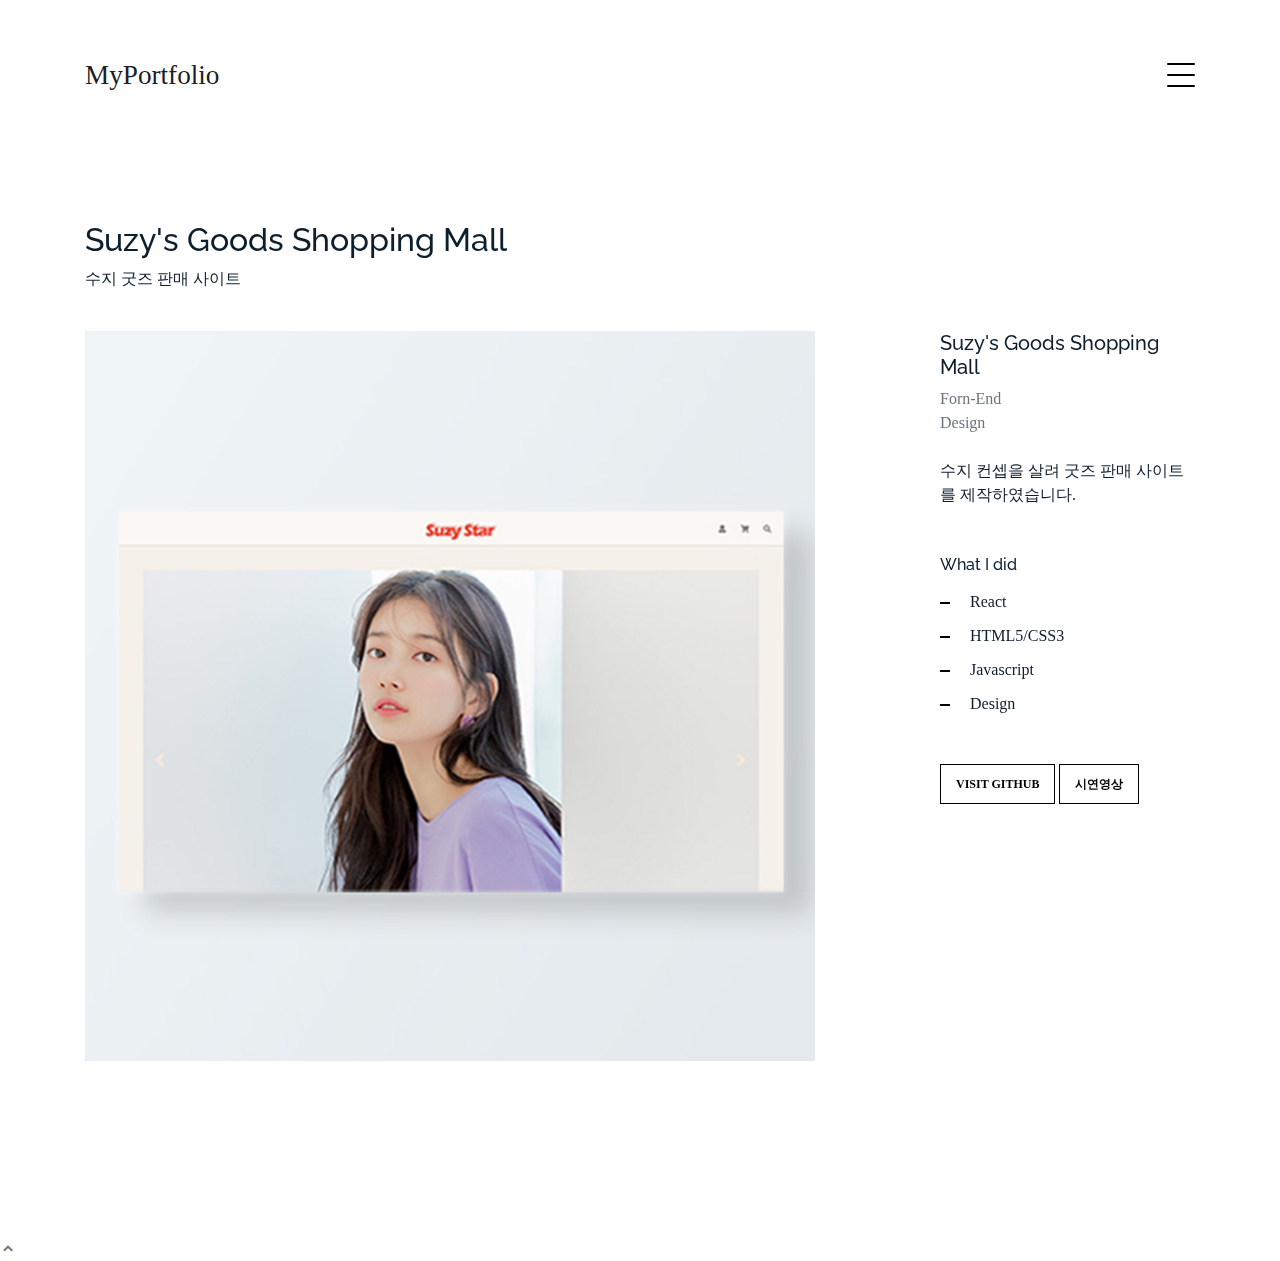
<file: work-single.html>
<!DOCTYPE html>
<html lang="en">

<head>
  <meta charset="utf-8">
  <meta content="width=device-width, initial-scale=1.0" name="viewport">

  <title>MyPortfolio</title>
  <meta content="" name="descriptison">
  <meta content="" name="keywords">

  <!-- Favicons -->
  <link href="assets/img/favicon.png" rel="icon">
  <link href="assets/img/apple-touch-icon.png" rel="apple-touch-icon">

  <!-- Google Fonts -->
  <link href="https://fonts.googleapis.com/css?family=https://fonts.googleapis.com/css?family=Inconsolata:400,500,600,700|Raleway:400,400i,500,500i,600,600i,700,700i" rel="stylesheet">

  <!-- Vendor CSS Files -->
  <link href="assets/vendor/bootstrap/css/bootstrap.min.css" rel="stylesheet">
  <link href="assets/vendor/icofont/icofont.min.css" rel="stylesheet">
  <link href="assets/vendor/aos/aos.css" rel="stylesheet">
  <link href="assets/vendor/line-awesome/css/line-awesome.min.css" rel="stylesheet">
  <link href="assets/vendor/owl.carousel/assets/owl.carousel.min.css" rel="stylesheet">

  <!-- Template Main CSS File -->
  <link href="assets/css/style.css" rel="stylesheet">

  <!-- =======================================================
  * Template Name: MyPortfolio - v2.1.0
  * Template URL: https://bootstrapmade.com/myportfolio-bootstrap-portfolio-website-template/
  * Author: BootstrapMade.com
  * License: https://bootstrapmade.com/license/
  ======================================================== -->
</head>

<body>

  <!-- ======= Navbar ======= -->
  <div class="collapse navbar-collapse custom-navmenu" id="main-navbar">
    <div class="container py-2 py-md-5">
      <div class="row align-items-start">
        <div class="col-md-2">
          <ul class="custom-menu">
            <li><a href="index.html">Home</a></li>
            <li><a href="about.html">About Me</a></li>
            <!-- <li><a href="services.html">Services</a></li> -->
            <li class="active"><a href="works.html">Works</a></li>
            <li><a href="contact.html">Contact</a></li>
          </ul>
        </div>
        <div class="col-md-6 d-none d-md-block  mr-auto">
          <div class="tweet d-flex">
            <span class="text-white mt-2 mr-3"></span>
            <div>
              <p><em> <br> <a href="#"></a></em></p>
            </div>
          </div>
        </div>
        <div class="col-md-4 d-none d-md-block">
          <h3>Hire Me</h3>
          <p> 연락을 환영합니다. <br>아래 이메일 주소로 연락주세요! <br> <a href="#">dev.silverstar@gmail.com</a></p>
        </div>
      </div>
    </div>
  </div>

  <nav class="navbar navbar-light custom-navbar">
    <div class="container">
      <a class="navbar-brand" href="index.html">MyPortfolio</a>

      <a href="#" class="burger" data-toggle="collapse" data-target="#main-navbar">
        <span></span>
      </a>

    </div>
  </nav>

  <main id="main">

    <section class="section">
      <div class="container">
        <div class="row mb-4 align-items-center">
          <div class="col-md-6" data-aos="fade-up">
            <h2>Suzy's Goods Shopping Mall</h2>
            <p>수지 굿즈 판매 사이트</p>
          </div>
        </div>
      </div>

      <div class="site-section pb-0">
        <div class="container">
          <div class="row align-items-stretch">
            <div class="col-md-8" data-aos="fade-up">
              <img src="assets/img/img_1_big.jpg" alt="Image" class="img-fluid">
            </div>
            <div class="col-md-3 ml-auto" data-aos="fade-up" data-aos-delay="100">
              <div class="sticky-content">
                <h3 class="h3">Suzy's Goods Shopping Mall</h3>
                <p class="mb-4"><span class="text-muted">Forn-End<br>Design</span></p>

                <div class="mb-5">
                  <p>수지 컨셉을 살려 굿즈 판매 사이트를 제작하였습니다.</p>

                </div>

                <h4 class="h4 mb-3">What I did</h4>
                <ul class="list-unstyled list-line mb-5">
                  <li>React</li>
                  <li>HTML5/CSS3</li>
                  <li>Javascript</li>
                  <li>Design</li>
                </ul>

                <p><a href="https://github.com/mijip0320/SuzyStar" class="readmore">visit GitHub</a>
                <a href="https://youtu.be/rp9lWbv7GPM" class="readmore">시연영상</a></p>
              </div>
            </div>
          </div>
        </div>
    </section>

    <!-- ======= Testimonials Section ======= -->
    <!--<section class="section pt-0">
      <div class="container">

        <div class="owl-carousel testimonial-carousel">

          <div class="testimonial-wrap">
            <div class="testimonial">
              <img src="assets/img/person_1.jpg" alt="Image" class="img-fluid">
              <blockquote>
                <p>Lorem ipsum dolor sit amet consectetur adipisicing elit. Quisquam necessitatibus incidunt ut officiis
                  explicabo inventore.</p>
              </blockquote>
              <p>&mdash; Jean Hicks</p>
            </div>
          </div>

          <div class="testimonial-wrap">
            <div class="testimonial">
              <img src="assets/img/person_2.jpg" alt="Image" class="img-fluid">
              <blockquote>
                <p>Lorem ipsum dolor sit amet consectetur adipisicing elit. Quisquam necessitatibus incidunt ut officiis
                  explicabo inventore.</p>
              </blockquote>
              <p>&mdash; Chris Stanworth</p>
            </div>
          </div>

        </div>

      </div>
    </section>--><!-- End Testimonials Section -->

  </main><!-- End #main -->

  <!-- ======= Footer ======= -->
  <footer class="footer" role="contentinfo">
    <div class="container">
      <div class="row">
        <div class="col-sm-6">
          <!--<p class="mb-1">&copy; Copyright MyPortfolio. All Rights Reserved</p>-->
          <div class="credits">
            <!--
            All the links in the footer should remain intact.
            You can delete the links only if you purchased the pro version.
            Licensing information: https://bootstrapmade.com/license/
            Purchase the pro version with working PHP/AJAX contact form: https://bootstrapmade.com/buy/?theme=MyPortfolio
          -->
             <!--Designed by <a href="https://bootstrapmade.com/">BootstrapMade</a>-->
          </div>
        </div>
        <!--<div class="col-sm-6 social text-md-right">
          <a href="#"><span class="icofont-twitter"></span></a>
          <a href="#"><span class="icofont-facebook"></span></a>
          <a href="#"><span class="icofont-dribbble"></span></a>
          <a href="#"><span class="icofont-behance"></span></a>
        </div>-->
      </div>
    </div>
  </footer>

  <a href="#" class="back-to-top"><i class="icofont-simple-up"></i></a>

  <!-- Vendor JS Files -->
  <script src="assets/vendor/jquery/jquery.min.js"></script>
  <script src="assets/vendor/bootstrap/js/bootstrap.bundle.min.js"></script>
  <script src="assets/vendor/jquery.easing/jquery.easing.min.js"></script>
  <script src="assets/vendor/php-email-form/validate.js"></script>
  <script src="assets/vendor/aos/aos.js"></script>
  <script src="assets/vendor/isotope-layout/isotope.pkgd.min.js"></script>
  <script src="assets/vendor/owl.carousel/owl.carousel.min.js"></script>

  <!-- Template Main JS File -->
  <script src="assets/js/main.js"></script>

</body>

</html>
</file>
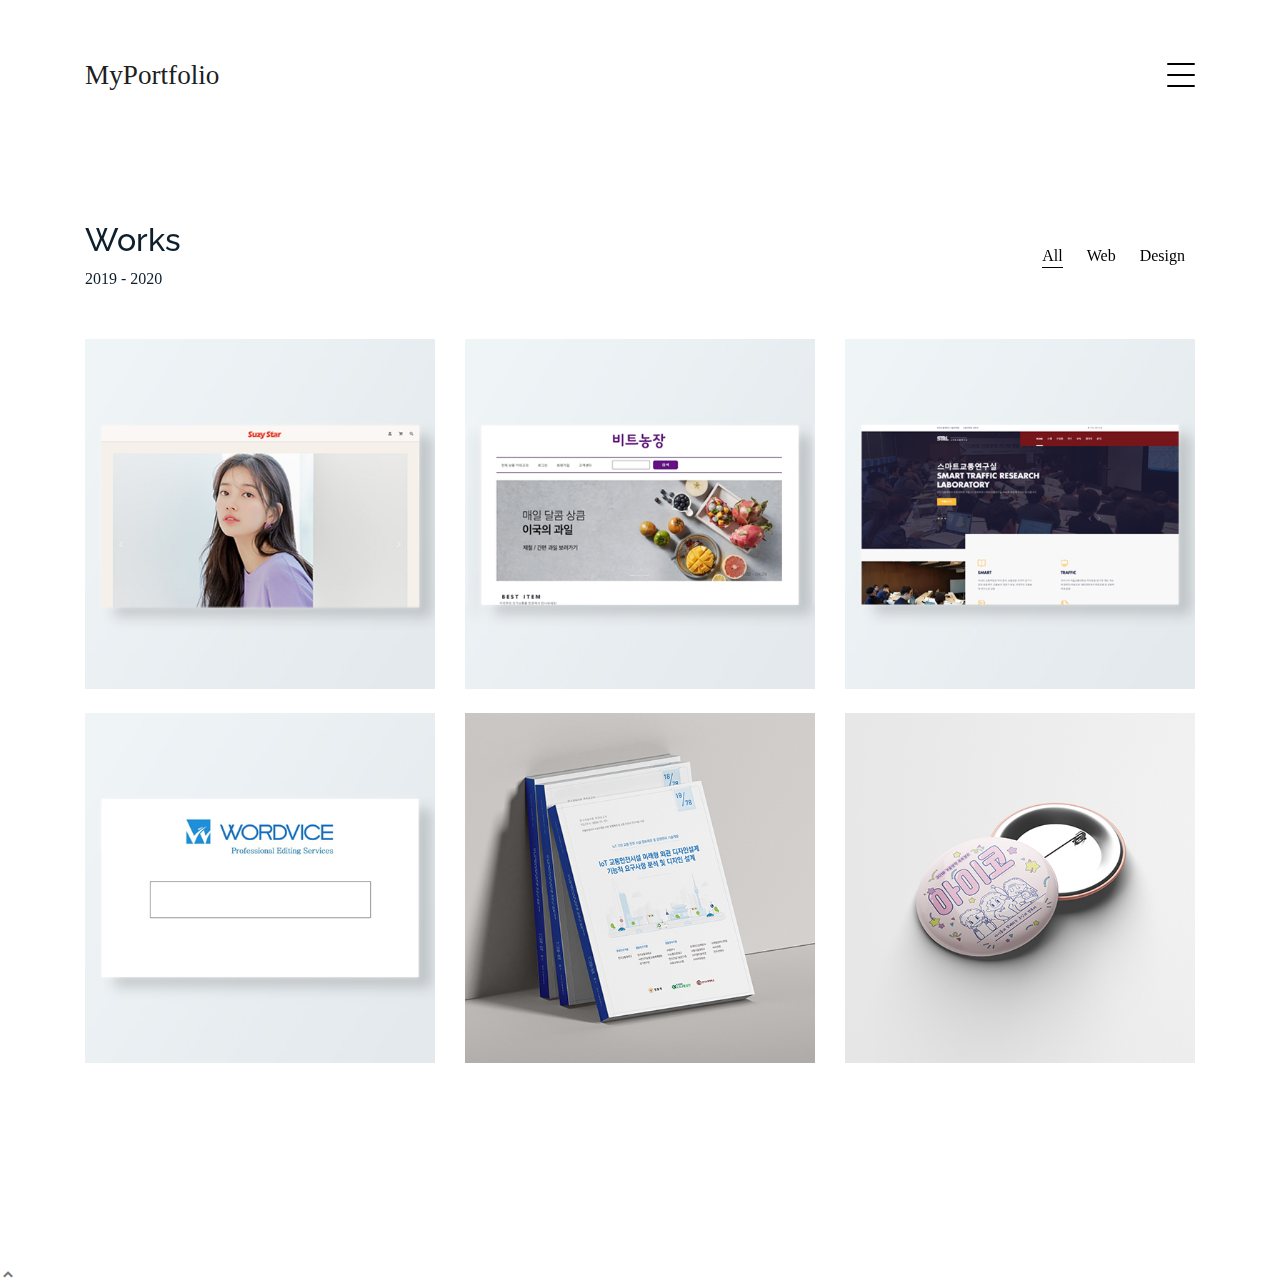
<file: works.html>
<!DOCTYPE html>
<html lang="en">
  <head>
    <meta charset="utf-8" />
    <meta content="width=device-width, initial-scale=1.0" name="viewport" />

    <title>MyPortfolio</title>
    <meta content="" name="descriptison" />
    <meta content="" name="keywords" />

    <!-- Favicons -->
    <link href="assets/img/favicon.png" rel="icon" />
    <link href="assets/img/apple-touch-icon.png" rel="apple-touch-icon" />

    <!-- Google Fonts -->
    <link
      href="https://fonts.googleapis.com/css?family=https://fonts.googleapis.com/css?family=Inconsolata:400,500,600,700|Raleway:400,400i,500,500i,600,600i,700,700i"
      rel="stylesheet"
    />

    <!-- Vendor CSS Files -->
    <link
      href="assets/vendor/bootstrap/css/bootstrap.min.css"
      rel="stylesheet"
    />
    <link href="assets/vendor/icofont/icofont.min.css" rel="stylesheet" />
    <link href="assets/vendor/aos/aos.css" rel="stylesheet" />
    <link
      href="assets/vendor/line-awesome/css/line-awesome.min.css"
      rel="stylesheet"
    />
    <link
      href="assets/vendor/owl.carousel/assets/owl.carousel.min.css"
      rel="stylesheet"
    />

    <!-- Template Main CSS File -->
    <link href="assets/css/style.css" rel="stylesheet" />

    <!-- =======================================================
  * Template Name: MyPortfolio - v2.1.0
  * Template URL: https://bootstrapmade.com/myportfolio-bootstrap-portfolio-website-template/
  * Author: BootstrapMade.com
  * License: https://bootstrapmade.com/license/
  ======================================================== -->
  </head>

  <body>
    <!-- ======= Navbar ======= -->
    <div class="collapse navbar-collapse custom-navmenu" id="main-navbar">
      <div class="container py-2 py-md-5">
        <div class="row align-items-start">
          <div class="col-md-2">
            <ul class="custom-menu">
              <li><a href="index.html">Home</a></li>
              <li><a href="about.html">About Me</a></li>
              <!-- <li><a href="services.html">Services</a></li> -->
              <li class="active"><a href="works.html">Works</a></li>
              <li><a href="contact.html">Contact</a></li>
            </ul>
          </div>
          <div class="col-md-6 d-none d-md-block mr-auto">
            <div class="tweet d-flex">
              <span class="text-white mt-2 mr-3"></span>
              <div>
                <p>
                  <em>
                    <br />
                    <a href="#"></a
                  ></em>
                </p>
              </div>
            </div>
          </div>
          <div class="col-md-4 d-none d-md-block">
            <h3>Hire Me</h3>
            <p>
              연락을 환영합니다. <br />아래 이메일 주소로 연락주세요! <br />
              <a href="#">dev.silverstar@gmail.com</a>
            </p>
          </div>
        </div>
      </div>
    </div>

    <nav class="navbar navbar-light custom-navbar">
      <div class="container">
        <a class="navbar-brand" href="index.html">MyPortfolio</a>

        <a
          href="#"
          class="burger"
          data-toggle="collapse"
          data-target="#main-navbar"
        >
          <span></span>
        </a>
      </div>
    </nav>

    <main id="main">
      <!-- ======= Works Section ======= -->
      <section class="section site-portfolio">
        <div class="container">
          <div class="row mb-5 align-items-center">
            <div class="col-md-12 col-lg-6 mb-4 mb-lg-0" data-aos="fade-up">
              <h2>Works</h2>
              <p class="mb-0">2019 - 2020</p>
            </div>
            <div
              class="col-md-12 col-lg-6 text-left text-lg-right"
              data-aos="fade-up"
              data-aos-delay="100"
            >
              <div id="filters" class="filters">
                <a href="#" data-filter="*" class="active">All</a>
                <a href="#" data-filter=".web">Web</a>
                <!--<a href="#" data-filter=".design">UI/UX</a>-->
                <a href="#" data-filter=".design">Design</a>
              </div>
            </div>
          </div>
          <div
            id="portfolio-grid"
            class="row no-gutter"
            data-aos="fade-up"
            data-aos-delay="200"
          >
            <div class="item web col-sm-6 col-md-4 col-lg-4 mb-4">
              <a href="work-single.html" class="item-wrap fancybox">
                <div class="work-info">
                  <h3>Suzy's Goods Shopping Mall</h3>
                  <span>Web</span>
                </div>
                <img class="img-fluid" src="assets/img/img_1.jpg" />
              </a>
            </div>
            <div class="item web col-sm-6 col-md-4 col-lg-4 mb-4">
              <a href="work-bitFarm.html" class="item-wrap fancybox">
                <div class="work-info">
                  <h3>Fresh Bit Farm</h3>
                  <span>Web</span>
                </div>
                <img class="img-fluid" src="assets/img/img_2.jpg" />
              </a>
            </div>
            <div class="item web col-sm-6 col-md-4 col-lg-4 mb-4">
              <a href="#" class="item-wrap fancybox">
                <div class="work-info">
                  <h3>Lab Homepage Renewal</h3>
                  <span>Web</span>
                </div>
                <img class="img-fluid" src="assets/img/img_3.jpg" />
              </a>
            </div>
            <div class="item web col-sm-6 col-md-4 col-lg-4 mb-4">
              <a href="#" class="item-wrap fancybox">
                <div class="work-info">
                  <h3>Academic English <br />proofreading service</h3>
                  <span>Web / ml</span>
                </div>
                <img class="img-fluid" src="assets/img/img_4.jpg" />
              </a>
            </div>
            <div class="item design col-sm-6 col-md-4 col-lg-4 mb-4">
              <a href="#" class="item-wrap fancybox">
                <div class="work-info">
                  <h3>Report Design</h3>
                  <span>Design</span>
                </div>
                <img class="img-fluid" src="assets/img/img_5.jpg" />
              </a>
            </div>

            <div class="item design col-sm-6 col-md-4 col-lg-4 mb-4">
              <a href="#" class="item-wrap fancybox">
                <div class="work-info">
                  <h3>Badge Design</h3>
                  <span>Design</span>
                </div>
                <img class="img-fluid" src="assets/img/img_6.jpg" />
              </a>
            </div>
          </div>
        </div>
      </section>
      <!-- End  Works Section -->

      <!-- ======= Testimonials Section ======= -->
      <!--<section class="section pt-0">
        <div class="container">
          <div class="owl-carousel testimonial-carousel">
            <div class="testimonial-wrap">
              <div class="testimonial">
                <img
                  src="assets/img/person_1.jpg"
                  alt="Image"
                  class="img-fluid"
                />
                <blockquote>
                  <p>
                    Lorem ipsum dolor sit amet consectetur adipisicing elit.
                    Quisquam necessitatibus incidunt ut officiis explicabo
                    inventore.
                  </p>
                </blockquote>
                <p>&mdash; Jean Hicks</p>
              </div>
            </div>

            <div class="testimonial-wrap">
              <div class="testimonial">
                <img
                  src="assets/img/person_2.jpg"
                  alt="Image"
                  class="img-fluid"
                />
                <blockquote>
                  <p>
                    Lorem ipsum dolor sit amet consectetur adipisicing elit.
                    Quisquam necessitatibus incidunt ut officiis explicabo
                    inventore.
                  </p>
                </blockquote>
                <p>&mdash; Chris Stanworth</p>
              </div>
            </div>
          </div>
        </div>
      </section>-->
      <!-- End Testimonials Section -->
    </main>
    <!-- End #main -->

    <!-- ======= Footer ======= -->
    <footer class="footer" role="contentinfo">
      <div class="container">
        <div class="row">
          <div class="col-sm-6">
            <!--<p class="mb-1">
              &copy; Copyright MyPortfolio. All Rights Reserved
            </p>-->

            <div class="credits">
              <!--
            All the links in the footer should remain intact.
            You can delete the links only if you purchased the pro version.
            Licensing information: https://bootstrapmade.com/license/
            Purchase the pro version with working PHP/AJAX contact form: https://bootstrapmade.com/buy/?theme=MyPortfolio
          -->
              <!--Designed by
              <a href="https://bootstrapmade.com/">BootstrapMade</a>-->
            </div>
          </div>
          <div class="col-sm-6 social text-md-right">
            <!--<a href="#"><span class="icofont-twitter"></span></a>
            <a href="#"><span class="icofont-facebook"></span></a>
            <a href="#"><span class="icofont-dribbble"></span></a>
            <a href="#"><span class="icofont-behance"></span></a>-->
          </div>
        </div>
      </div>
    </footer>

    <a href="#" class="back-to-top"><i class="icofont-simple-up"></i></a>

    <!-- Vendor JS Files -->
    <script src="assets/vendor/jquery/jquery.min.js"></script>
    <script src="assets/vendor/bootstrap/js/bootstrap.bundle.min.js"></script>
    <script src="assets/vendor/jquery.easing/jquery.easing.min.js"></script>
    <script src="assets/vendor/php-email-form/validate.js"></script>
    <script src="assets/vendor/aos/aos.js"></script>
    <script src="assets/vendor/isotope-layout/isotope.pkgd.min.js"></script>
    <script src="assets/vendor/owl.carousel/owl.carousel.min.js"></script>

    <!-- Template Main JS File -->
    <script src="assets/js/main.js"></script>
  </body>
</html>
</file>
<file: assets/vendor/line-awesome/css/line-awesome.min.css>
.la,.lab,.lad,.lal,.lar,.las{-moz-osx-font-smoothing:grayscale;-webkit-font-smoothing:antialiased;display:inline-block;font-style:normal;font-variant:normal;text-rendering:auto;line-height:1}.la-lg{font-size:1.33333em;line-height:.75em;vertical-align:-.0667em}.la-xs{font-size:.75em}.la-sm{font-size:.875em}.la-1x{font-size:1em}.la-2x{font-size:2em}.la-3x{font-size:3em}.la-4x{font-size:4em}.la-5x{font-size:5em}.la-6x{font-size:6em}.la-7x{font-size:7em}.la-8x{font-size:8em}.la-9x{font-size:9em}.la-10x{font-size:10em}.la-fw{text-align:center;width:1.25em}.la-ul{list-style-type:none;margin-left:2.5em;padding-left:0}.la-ul>li{position:relative}.la-li{left:-2em;position:absolute;text-align:center;width:2em;line-height:inherit}.la-border{border:solid .08em #eee;border-radius:.1em;padding:.2em .25em .15em}.la-pull-left{float:left}.la-pull-right{float:right}.la.la-pull-left,.lab.la-pull-left,.lal.la-pull-left,.lar.la-pull-left,.las.la-pull-left{margin-right:.3em}.la.la-pull-right,.lab.la-pull-right,.lal.la-pull-right,.lar.la-pull-right,.las.la-pull-right{margin-left:.3em}.la-spin{-webkit-animation:la-spin 2s infinite linear;animation:la-spin 2s infinite linear}.la-pulse{-webkit-animation:la-spin 1s infinite steps(8);animation:la-spin 1s infinite steps(8)}@-webkit-keyframes la-spin{0%{-webkit-transform:rotate(0);transform:rotate(0)}100%{-webkit-transform:rotate(360deg);transform:rotate(360deg)}}@keyframes la-spin{0%{-webkit-transform:rotate(0);transform:rotate(0)}100%{-webkit-transform:rotate(360deg);transform:rotate(360deg)}}.la-rotate-90{-webkit-transform:rotate(90deg);transform:rotate(90deg)}.la-rotate-180{-webkit-transform:rotate(180deg);transform:rotate(180deg)}.la-rotate-270{-webkit-transform:rotate(270deg);transform:rotate(270deg)}.la-flip-horizontal{-webkit-transform:scale(-1,1);transform:scale(-1,1)}.la-flip-vertical{-webkit-transform:scale(1,-1);transform:scale(1,-1)}.la-flip-both,.la-flip-horizontal.la-flip-vertical{-webkit-transform:scale(-1,-1);transform:scale(-1,-1)}:root .la-flip-both,:root .la-flip-horizontal,:root .la-flip-vertical,:root .la-rotate-180,:root .la-rotate-270,:root .la-rotate-90{-webkit-filter:none;filter:none}.la-stack{display:inline-block;height:2em;line-height:2em;position:relative;vertical-align:middle;width:2.5em}.la-stack-1x,.la-stack-2x{left:0;position:absolute;text-align:center;width:100%}.la-stack-1x{line-height:inherit}.la-stack-2x{font-size:2em}.la-inverse{color:#fff}.la-500px:before{content:"\f26e"}.la-accessible-icon:before{content:"\f368"}.la-accusoft:before{content:"\f369"}.la-acquisitions-incorporated:before{content:"\f6af"}.la-ad:before{content:"\f641"}.la-address-book:before{content:"\f2b9"}.la-address-card:before{content:"\f2bb"}.la-adjust:before{content:"\f042"}.la-adn:before{content:"\f170"}.la-adobe:before{content:"\f778"}.la-adversal:before{content:"\f36a"}.la-affiliatetheme:before{content:"\f36b"}.la-air-freshener:before{content:"\f5d0"}.la-airbnb:before{content:"\f834"}.la-algolia:before{content:"\f36c"}.la-align-center:before{content:"\f037"}.la-align-justify:before{content:"\f039"}.la-align-left:before{content:"\f036"}.la-align-right:before{content:"\f038"}.la-alipay:before{content:"\f642"}.la-allergies:before{content:"\f461"}.la-amazon:before{content:"\f270"}.la-amazon-pay:before{content:"\f42c"}.la-ambulance:before{content:"\f0f9"}.la-american-sign-language-interpreting:before{content:"\f2a3"}.la-amilia:before{content:"\f36d"}.la-anchor:before{content:"\f13d"}.la-android:before{content:"\f17b"}.la-angellist:before{content:"\f209"}.la-angle-double-down:before{content:"\f103"}.la-angle-double-left:before{content:"\f100"}.la-angle-double-right:before{content:"\f101"}.la-angle-double-up:before{content:"\f102"}.la-angle-down:before{content:"\f107"}.la-angle-left:before{content:"\f104"}.la-angle-right:before{content:"\f105"}.la-angle-up:before{content:"\f106"}.la-angry:before{content:"\f556"}.la-angrycreative:before{content:"\f36e"}.la-angular:before{content:"\f420"}.la-ankh:before{content:"\f644"}.la-app-store:before{content:"\f36f"}.la-app-store-ios:before{content:"\f370"}.la-apper:before{content:"\f371"}.la-apple:before{content:"\f179"}.la-apple-alt:before{content:"\f5d1"}.la-apple-pay:before{content:"\f415"}.la-archive:before{content:"\f187"}.la-archway:before{content:"\f557"}.la-arrow-alt-circle-down:before{content:"\f358"}.la-arrow-alt-circle-left:before{content:"\f359"}.la-arrow-alt-circle-right:before{content:"\f35a"}.la-arrow-alt-circle-up:before{content:"\f35b"}.la-arrow-circle-down:before{content:"\f0ab"}.la-arrow-circle-left:before{content:"\f0a8"}.la-arrow-circle-right:before{content:"\f0a9"}.la-arrow-circle-up:before{content:"\f0aa"}.la-arrow-down:before{content:"\f063"}.la-arrow-left:before{content:"\f060"}.la-arrow-right:before{content:"\f061"}.la-arrow-up:before{content:"\f062"}.la-arrows-alt:before{content:"\f0b2"}.la-arrows-alt-h:before{content:"\f337"}.la-arrows-alt-v:before{content:"\f338"}.la-artstation:before{content:"\f77a"}.la-assistive-listening-systems:before{content:"\f2a2"}.la-asterisk:before{content:"\f069"}.la-asymmetrik:before{content:"\f372"}.la-at:before{content:"\f1fa"}.la-atlas:before{content:"\f558"}.la-atlassian:before{content:"\f77b"}.la-atom:before{content:"\f5d2"}.la-audible:before{content:"\f373"}.la-audio-description:before{content:"\f29e"}.la-autoprefixer:before{content:"\f41c"}.la-avianex:before{content:"\f374"}.la-aviato:before{content:"\f421"}.la-award:before{content:"\f559"}.la-aws:before{content:"\f375"}.la-baby:before{content:"\f77c"}.la-baby-carriage:before{content:"\f77d"}.la-backspace:before{content:"\f55a"}.la-backward:before{content:"\f04a"}.la-bacon:before{content:"\f7e5"}.la-balance-scale:before{content:"\f24e"}.la-balance-scale-left:before{content:"\f515"}.la-balance-scale-right:before{content:"\f516"}.la-ban:before{content:"\f05e"}.la-band-aid:before{content:"\f462"}.la-bandcamp:before{content:"\f2d5"}.la-barcode:before{content:"\f02a"}.la-bars:before{content:"\f0c9"}.la-baseball-ball:before{content:"\f433"}.la-basketball-ball:before{content:"\f434"}.la-bath:before{content:"\f2cd"}.la-battery-empty:before{content:"\f244"}.la-battery-full:before{content:"\f240"}.la-battery-half:before{content:"\f242"}.la-battery-quarter:before{content:"\f243"}.la-battery-three-quarters:before{content:"\f241"}.la-battle-net:before{content:"\f835"}.la-bed:before{content:"\f236"}.la-beer:before{content:"\f0fc"}.la-behance:before{content:"\f1b4"}.la-behance-square:before{content:"\f1b5"}.la-bell:before{content:"\f0f3"}.la-bell-slash:before{content:"\f1f6"}.la-bezier-curve:before{content:"\f55b"}.la-bible:before{content:"\f647"}.la-bicycle:before{content:"\f206"}.la-biking:before{content:"\f84a"}.la-bimobject:before{content:"\f378"}.la-binoculars:before{content:"\f1e5"}.la-biohazard:before{content:"\f780"}.la-birthday-cake:before{content:"\f1fd"}.la-bitbucket:before{content:"\f171"}.la-bitcoin:before{content:"\f379"}.la-bity:before{content:"\f37a"}.la-black-tie:before{content:"\f27e"}.la-blackberry:before{content:"\f37b"}.la-blender:before{content:"\f517"}.la-blender-phone:before{content:"\f6b6"}.la-blind:before{content:"\f29d"}.la-blog:before{content:"\f781"}.la-blogger:before{content:"\f37c"}.la-blogger-b:before{content:"\f37d"}.la-bluetooth:before{content:"\f293"}.la-bluetooth-b:before{content:"\f294"}.la-bold:before{content:"\f032"}.la-bolt:before{content:"\f0e7"}.la-bomb:before{content:"\f1e2"}.la-bone:before{content:"\f5d7"}.la-bong:before{content:"\f55c"}.la-book:before{content:"\f02d"}.la-book-dead:before{content:"\f6b7"}.la-book-medical:before{content:"\f7e6"}.la-book-open:before{content:"\f518"}.la-book-reader:before{content:"\f5da"}.la-bookmark:before{content:"\f02e"}.la-bootstrap:before{content:"\f836"}.la-border-all:before{content:"\f84c"}.la-border-none:before{content:"\f850"}.la-border-style:before{content:"\f853"}.la-bowling-ball:before{content:"\f436"}.la-box:before{content:"\f466"}.la-box-open:before{content:"\f49e"}.la-boxes:before{content:"\f468"}.la-braille:before{content:"\f2a1"}.la-brain:before{content:"\f5dc"}.la-bread-slice:before{content:"\f7ec"}.la-briefcase:before{content:"\f0b1"}.la-briefcase-medical:before{content:"\f469"}.la-broadcast-tower:before{content:"\f519"}.la-broom:before{content:"\f51a"}.la-brush:before{content:"\f55d"}.la-btc:before{content:"\f15a"}.la-buffer:before{content:"\f837"}.la-bug:before{content:"\f188"}.la-building:before{content:"\f1ad"}.la-bullhorn:before{content:"\f0a1"}.la-bullseye:before{content:"\f140"}.la-burn:before{content:"\f46a"}.la-buromobelexperte:before{content:"\f37f"}.la-bus:before{content:"\f207"}.la-bus-alt:before{content:"\f55e"}.la-business-time:before{content:"\f64a"}.la-buy-n-large:before{content:"\f8a6"}.la-buysellads:before{content:"\f20d"}.la-calculator:before{content:"\f1ec"}.la-calendar:before{content:"\f133"}.la-calendar-alt:before{content:"\f073"}.la-calendar-check:before{content:"\f274"}.la-calendar-day:before{content:"\f783"}.la-calendar-minus:before{content:"\f272"}.la-calendar-plus:before{content:"\f271"}.la-calendar-times:before{content:"\f273"}.la-calendar-week:before{content:"\f784"}.la-camera:before{content:"\f030"}.la-camera-retro:before{content:"\f083"}.la-campground:before{content:"\f6bb"}.la-canadian-maple-leaf:before{content:"\f785"}.la-candy-cane:before{content:"\f786"}.la-cannabis:before{content:"\f55f"}.la-capsules:before{content:"\f46b"}.la-car:before{content:"\f1b9"}.la-car-alt:before{content:"\f5de"}.la-car-battery:before{content:"\f5df"}.la-car-crash:before{content:"\f5e1"}.la-car-side:before{content:"\f5e4"}.la-caret-down:before{content:"\f0d7"}.la-caret-left:before{content:"\f0d9"}.la-caret-right:before{content:"\f0da"}.la-caret-square-down:before{content:"\f150"}.la-caret-square-left:before{content:"\f191"}.la-caret-square-right:before{content:"\f152"}.la-caret-square-up:before{content:"\f151"}.la-caret-up:before{content:"\f0d8"}.la-carrot:before{content:"\f787"}.la-cart-arrow-down:before{content:"\f218"}.la-cart-plus:before{content:"\f217"}.la-cash-register:before{content:"\f788"}.la-cat:before{content:"\f6be"}.la-cc-amazon-pay:before{content:"\f42d"}.la-cc-amex:before{content:"\f1f3"}.la-cc-apple-pay:before{content:"\f416"}.la-cc-diners-club:before{content:"\f24c"}.la-cc-discover:before{content:"\f1f2"}.la-cc-jcb:before{content:"\f24b"}.la-cc-mastercard:before{content:"\f1f1"}.la-cc-paypal:before{content:"\f1f4"}.la-cc-stripe:before{content:"\f1f5"}.la-cc-visa:before{content:"\f1f0"}.la-centercode:before{content:"\f380"}.la-centos:before{content:"\f789"}.la-certificate:before{content:"\f0a3"}.la-chair:before{content:"\f6c0"}.la-chalkboard:before{content:"\f51b"}.la-chalkboard-teacher:before{content:"\f51c"}.la-charging-station:before{content:"\f5e7"}.la-chart-area:before{content:"\f1fe"}.la-chart-bar:before{content:"\f080"}.la-chart-line:before{content:"\f201"}.la-chart-pie:before{content:"\f200"}.la-check:before{content:"\f00c"}.la-check-circle:before{content:"\f058"}.la-check-double:before{content:"\f560"}.la-check-square:before{content:"\f14a"}.la-cheese:before{content:"\f7ef"}.la-chess:before{content:"\f439"}.la-chess-bishop:before{content:"\f43a"}.la-chess-board:before{content:"\f43c"}.la-chess-king:before{content:"\f43f"}.la-chess-knight:before{content:"\f441"}.la-chess-pawn:before{content:"\f443"}.la-chess-queen:before{content:"\f445"}.la-chess-rook:before{content:"\f447"}.la-chevron-circle-down:before{content:"\f13a"}.la-chevron-circle-left:before{content:"\f137"}.la-chevron-circle-right:before{content:"\f138"}.la-chevron-circle-up:before{content:"\f139"}.la-chevron-down:before{content:"\f078"}.la-chevron-left:before{content:"\f053"}.la-chevron-right:before{content:"\f054"}.la-chevron-up:before{content:"\f077"}.la-child:before{content:"\f1ae"}.la-chrome:before{content:"\f268"}.la-chromecast:before{content:"\f838"}.la-church:before{content:"\f51d"}.la-circle:before{content:"\f111"}.la-circle-notch:before{content:"\f1ce"}.la-city:before{content:"\f64f"}.la-clinic-medical:before{content:"\f7f2"}.la-clipboard:before{content:"\f328"}.la-clipboard-check:before{content:"\f46c"}.la-clipboard-list:before{content:"\f46d"}.la-clock:before{content:"\f017"}.la-clone:before{content:"\f24d"}.la-closed-captioning:before{content:"\f20a"}.la-cloud:before{content:"\f0c2"}.la-cloud-download-alt:before{content:"\f381"}.la-cloud-meatball:before{content:"\f73b"}.la-cloud-moon:before{content:"\f6c3"}.la-cloud-moon-rain:before{content:"\f73c"}.la-cloud-rain:before{content:"\f73d"}.la-cloud-showers-heavy:before{content:"\f740"}.la-cloud-sun:before{content:"\f6c4"}.la-cloud-sun-rain:before{content:"\f743"}.la-cloud-upload-alt:before{content:"\f382"}.la-cloudscale:before{content:"\f383"}.la-cloudsmith:before{content:"\f384"}.la-cloudversify:before{content:"\f385"}.la-cocktail:before{content:"\f561"}.la-code:before{content:"\f121"}.la-code-branch:before{content:"\f126"}.la-codepen:before{content:"\f1cb"}.la-codiepie:before{content:"\f284"}.la-coffee:before{content:"\f0f4"}.la-cog:before{content:"\f013"}.la-cogs:before{content:"\f085"}.la-coins:before{content:"\f51e"}.la-columns:before{content:"\f0db"}.la-comment:before{content:"\f075"}.la-comment-alt:before{content:"\f27a"}.la-comment-dollar:before{content:"\f651"}.la-comment-dots:before{content:"\f4ad"}.la-comment-medical:before{content:"\f7f5"}.la-comment-slash:before{content:"\f4b3"}.la-comments:before{content:"\f086"}.la-comments-dollar:before{content:"\f653"}.la-compact-disc:before{content:"\f51f"}.la-compass:before{content:"\f14e"}.la-compress:before{content:"\f066"}.la-compress-arrows-alt:before{content:"\f78c"}.la-concierge-bell:before{content:"\f562"}.la-confluence:before{content:"\f78d"}.la-connectdevelop:before{content:"\f20e"}.la-contao:before{content:"\f26d"}.la-cookie:before{content:"\f563"}.la-cookie-bite:before{content:"\f564"}.la-copy:before{content:"\f0c5"}.la-copyright:before{content:"\f1f9"}.la-cotton-bureau:before{content:"\f89e"}.la-couch:before{content:"\f4b8"}.la-cpanel:before{content:"\f388"}.la-creative-commons:before{content:"\f25e"}.la-creative-commons-by:before{content:"\f4e7"}.la-creative-commons-nc:before{content:"\f4e8"}.la-creative-commons-nc-eu:before{content:"\f4e9"}.la-creative-commons-nc-jp:before{content:"\f4ea"}.la-creative-commons-nd:before{content:"\f4eb"}.la-creative-commons-pd:before{content:"\f4ec"}.la-creative-commons-pd-alt:before{content:"\f4ed"}.la-creative-commons-remix:before{content:"\f4ee"}.la-creative-commons-sa:before{content:"\f4ef"}.la-creative-commons-sampling:before{content:"\f4f0"}.la-creative-commons-sampling-plus:before{content:"\f4f1"}.la-creative-commons-share:before{content:"\f4f2"}.la-creative-commons-zero:before{content:"\f4f3"}.la-credit-card:before{content:"\f09d"}.la-critical-role:before{content:"\f6c9"}.la-crop:before{content:"\f125"}.la-crop-alt:before{content:"\f565"}.la-cross:before{content:"\f654"}.la-crosshairs:before{content:"\f05b"}.la-crow:before{content:"\f520"}.la-crown:before{content:"\f521"}.la-crutch:before{content:"\f7f7"}.la-css3:before{content:"\f13c"}.la-css3-alt:before{content:"\f38b"}.la-cube:before{content:"\f1b2"}.la-cubes:before{content:"\f1b3"}.la-cut:before{content:"\f0c4"}.la-cuttlefish:before{content:"\f38c"}.la-d-and-d:before{content:"\f38d"}.la-d-and-d-beyond:before{content:"\f6ca"}.la-dashcube:before{content:"\f210"}.la-database:before{content:"\f1c0"}.la-deaf:before{content:"\f2a4"}.la-delicious:before{content:"\f1a5"}.la-democrat:before{content:"\f747"}.la-deploydog:before{content:"\f38e"}.la-deskpro:before{content:"\f38f"}.la-desktop:before{content:"\f108"}.la-dev:before{content:"\f6cc"}.la-deviantart:before{content:"\f1bd"}.la-dharmachakra:before{content:"\f655"}.la-dhl:before{content:"\f790"}.la-diagnoses:before{content:"\f470"}.la-diaspora:before{content:"\f791"}.la-dice:before{content:"\f522"}.la-dice-d20:before{content:"\f6cf"}.la-dice-d6:before{content:"\f6d1"}.la-dice-five:before{content:"\f523"}.la-dice-four:before{content:"\f524"}.la-dice-one:before{content:"\f525"}.la-dice-six:before{content:"\f526"}.la-dice-three:before{content:"\f527"}.la-dice-two:before{content:"\f528"}.la-digg:before{content:"\f1a6"}.la-digital-ocean:before{content:"\f391"}.la-digital-tachograph:before{content:"\f566"}.la-directions:before{content:"\f5eb"}.la-discord:before{content:"\f392"}.la-discourse:before{content:"\f393"}.la-divide:before{content:"\f529"}.la-dizzy:before{content:"\f567"}.la-dna:before{content:"\f471"}.la-dochub:before{content:"\f394"}.la-docker:before{content:"\f395"}.la-dog:before{content:"\f6d3"}.la-dollar-sign:before{content:"\f155"}.la-dolly:before{content:"\f472"}.la-dolly-flatbed:before{content:"\f474"}.la-donate:before{content:"\f4b9"}.la-door-closed:before{content:"\f52a"}.la-door-open:before{content:"\f52b"}.la-dot-circle:before{content:"\f192"}.la-dove:before{content:"\f4ba"}.la-download:before{content:"\f019"}.la-draft2digital:before{content:"\f396"}.la-drafting-compass:before{content:"\f568"}.la-dragon:before{content:"\f6d5"}.la-draw-polygon:before{content:"\f5ee"}.la-dribbble:before{content:"\f17d"}.la-dribbble-square:before{content:"\f397"}.la-dropbox:before{content:"\f16b"}.la-drum:before{content:"\f569"}.la-drum-steelpan:before{content:"\f56a"}.la-drumstick-bite:before{content:"\f6d7"}.la-drupal:before{content:"\f1a9"}.la-dumbbell:before{content:"\f44b"}.la-dumpster:before{content:"\f793"}.la-dumpster-fire:before{content:"\f794"}.la-dungeon:before{content:"\f6d9"}.la-dyalog:before{content:"\f399"}.la-earlybirds:before{content:"\f39a"}.la-ebay:before{content:"\f4f4"}.la-edge:before{content:"\f282"}.la-edit:before{content:"\f044"}.la-egg:before{content:"\f7fb"}.la-eject:before{content:"\f052"}.la-elementor:before{content:"\f430"}.la-ellipsis-h:before{content:"\f141"}.la-ellipsis-v:before{content:"\f142"}.la-ello:before{content:"\f5f1"}.la-ember:before{content:"\f423"}.la-empire:before{content:"\f1d1"}.la-envelope:before{content:"\f0e0"}.la-envelope-open:before{content:"\f2b6"}.la-envelope-open-text:before{content:"\f658"}.la-envelope-square:before{content:"\f199"}.la-envira:before{content:"\f299"}.la-equals:before{content:"\f52c"}.la-eraser:before{content:"\f12d"}.la-erlang:before{content:"\f39d"}.la-ethereum:before{content:"\f42e"}.la-ethernet:before{content:"\f796"}.la-etsy:before{content:"\f2d7"}.la-euro-sign:before{content:"\f153"}.la-evernote:before{content:"\f839"}.la-exchange-alt:before{content:"\f362"}.la-exclamation:before{content:"\f12a"}.la-exclamation-circle:before{content:"\f06a"}.la-exclamation-triangle:before{content:"\f071"}.la-expand:before{content:"\f065"}.la-expand-arrows-alt:before{content:"\f31e"}.la-expeditedssl:before{content:"\f23e"}.la-external-link-alt:before{content:"\f35d"}.la-external-link-square-alt:before{content:"\f360"}.la-eye:before{content:"\f06e"}.la-eye-dropper:before{content:"\f1fb"}.la-eye-slash:before{content:"\f070"}.la-facebook:before{content:"\f09a"}.la-facebook-f:before{content:"\f39e"}.la-facebook-messenger:before{content:"\f39f"}.la-facebook-square:before{content:"\f082"}.la-fan:before{content:"\f863"}.la-fantasy-flight-games:before{content:"\f6dc"}.la-fast-backward:before{content:"\f049"}.la-fast-forward:before{content:"\f050"}.la-fax:before{content:"\f1ac"}.la-feather:before{content:"\f52d"}.la-feather-alt:before{content:"\f56b"}.la-fedex:before{content:"\f797"}.la-fedora:before{content:"\f798"}.la-female:before{content:"\f182"}.la-fighter-jet:before{content:"\f0fb"}.la-figma:before{content:"\f799"}.la-file:before{content:"\f15b"}.la-file-alt:before{content:"\f15c"}.la-file-archive:before{content:"\f1c6"}.la-file-audio:before{content:"\f1c7"}.la-file-code:before{content:"\f1c9"}.la-file-contract:before{content:"\f56c"}.la-file-csv:before{content:"\f6dd"}.la-file-download:before{content:"\f56d"}.la-file-excel:before{content:"\f1c3"}.la-file-export:before{content:"\f56e"}.la-file-image:before{content:"\f1c5"}.la-file-import:before{content:"\f56f"}.la-file-invoice:before{content:"\f570"}.la-file-invoice-dollar:before{content:"\f571"}.la-file-medical:before{content:"\f477"}.la-file-medical-alt:before{content:"\f478"}.la-file-pdf:before{content:"\f1c1"}.la-file-powerpoint:before{content:"\f1c4"}.la-file-prescription:before{content:"\f572"}.la-file-signature:before{content:"\f573"}.la-file-upload:before{content:"\f574"}.la-file-video:before{content:"\f1c8"}.la-file-word:before{content:"\f1c2"}.la-fill:before{content:"\f575"}.la-fill-drip:before{content:"\f576"}.la-film:before{content:"\f008"}.la-filter:before{content:"\f0b0"}.la-fingerprint:before{content:"\f577"}.la-fire:before{content:"\f06d"}.la-fire-alt:before{content:"\f7e4"}.la-fire-extinguisher:before{content:"\f134"}.la-firefox:before{content:"\f269"}.la-first-aid:before{content:"\f479"}.la-first-order:before{content:"\f2b0"}.la-first-order-alt:before{content:"\f50a"}.la-firstdraft:before{content:"\f3a1"}.la-fish:before{content:"\f578"}.la-fist-raised:before{content:"\f6de"}.la-flag:before{content:"\f024"}.la-flag-checkered:before{content:"\f11e"}.la-flag-usa:before{content:"\f74d"}.la-flask:before{content:"\f0c3"}.la-flickr:before{content:"\f16e"}.la-flipboard:before{content:"\f44d"}.la-flushed:before{content:"\f579"}.la-fly:before{content:"\f417"}.la-folder:before{content:"\f07b"}.la-folder-minus:before{content:"\f65d"}.la-folder-open:before{content:"\f07c"}.la-folder-plus:before{content:"\f65e"}.la-font:before{content:"\f031"}.la-font-awesome:before{content:"\f2b4"}.la-font-awesome-alt:before{content:"\f35c"}.la-font-awesome-flag:before{content:"\f425"}.la-font-awesome-logo-full:before{content:"\f4e6"}.la-fonticons:before{content:"\f280"}.la-fonticons-fi:before{content:"\f3a2"}.la-football-ball:before{content:"\f44e"}.la-fort-awesome:before{content:"\f286"}.la-fort-awesome-alt:before{content:"\f3a3"}.la-forumbee:before{content:"\f211"}.la-forward:before{content:"\f04e"}.la-foursquare:before{content:"\f180"}.la-free-code-camp:before{content:"\f2c5"}.la-freebsd:before{content:"\f3a4"}.la-frog:before{content:"\f52e"}.la-frown:before{content:"\f119"}.la-frown-open:before{content:"\f57a"}.la-fulcrum:before{content:"\f50b"}.la-funnel-dollar:before{content:"\f662"}.la-futbol:before{content:"\f1e3"}.la-galactic-republic:before{content:"\f50c"}.la-galactic-senate:before{content:"\f50d"}.la-gamepad:before{content:"\f11b"}.la-gas-pump:before{content:"\f52f"}.la-gavel:before{content:"\f0e3"}.la-gem:before{content:"\f3a5"}.la-genderless:before{content:"\f22d"}.la-get-pocket:before{content:"\f265"}.la-gg:before{content:"\f260"}.la-gg-circle:before{content:"\f261"}.la-ghost:before{content:"\f6e2"}.la-gift:before{content:"\f06b"}.la-gifts:before{content:"\f79c"}.la-git:before{content:"\f1d3"}.la-git-alt:before{content:"\f841"}.la-git-square:before{content:"\f1d2"}.la-github:before{content:"\f09b"}.la-github-alt:before{content:"\f113"}.la-github-square:before{content:"\f092"}.la-gitkraken:before{content:"\f3a6"}.la-gitlab:before{content:"\f296"}.la-gitter:before{content:"\f426"}.la-glass-cheers:before{content:"\f79f"}.la-glass-martini:before{content:"\f000"}.la-glass-martini-alt:before{content:"\f57b"}.la-glass-whiskey:before{content:"\f7a0"}.la-glasses:before{content:"\f530"}.la-glide:before{content:"\f2a5"}.la-glide-g:before{content:"\f2a6"}.la-globe:before{content:"\f0ac"}.la-globe-africa:before{content:"\f57c"}.la-globe-americas:before{content:"\f57d"}.la-globe-asia:before{content:"\f57e"}.la-globe-europe:before{content:"\f7a2"}.la-gofore:before{content:"\f3a7"}.la-golf-ball:before{content:"\f450"}.la-goodreads:before{content:"\f3a8"}.la-goodreads-g:before{content:"\f3a9"}.la-google:before{content:"\f1a0"}.la-google-drive:before{content:"\f3aa"}.la-google-play:before{content:"\f3ab"}.la-google-plus:before{content:"\f2b3"}.la-google-plus-g:before{content:"\f0d5"}.la-google-plus-square:before{content:"\f0d4"}.la-google-wallet:before{content:"\f1ee"}.la-gopuram:before{content:"\f664"}.la-graduation-cap:before{content:"\f19d"}.la-gratipay:before{content:"\f184"}.la-grav:before{content:"\f2d6"}.la-greater-than:before{content:"\f531"}.la-greater-than-equal:before{content:"\f532"}.la-grimace:before{content:"\f57f"}.la-grin:before{content:"\f580"}.la-grin-alt:before{content:"\f581"}.la-grin-beam:before{content:"\f582"}.la-grin-beam-sweat:before{content:"\f583"}.la-grin-hearts:before{content:"\f584"}.la-grin-squint:before{content:"\f585"}.la-grin-squint-tears:before{content:"\f586"}.la-grin-stars:before{content:"\f587"}.la-grin-tears:before{content:"\f588"}.la-grin-tongue:before{content:"\f589"}.la-grin-tongue-squint:before{content:"\f58a"}.la-grin-tongue-wink:before{content:"\f58b"}.la-grin-wink:before{content:"\f58c"}.la-grip-horizontal:before{content:"\f58d"}.la-grip-lines:before{content:"\f7a4"}.la-grip-lines-vertical:before{content:"\f7a5"}.la-grip-vertical:before{content:"\f58e"}.la-gripfire:before{content:"\f3ac"}.la-grunt:before{content:"\f3ad"}.la-guitar:before{content:"\f7a6"}.la-gulp:before{content:"\f3ae"}.la-h-square:before{content:"\f0fd"}.la-hacker-news:before{content:"\f1d4"}.la-hacker-news-square:before{content:"\f3af"}.la-hackerrank:before{content:"\f5f7"}.la-hamburger:before{content:"\f805"}.la-hammer:before{content:"\f6e3"}.la-hamsa:before{content:"\f665"}.la-hand-holding:before{content:"\f4bd"}.la-hand-holding-heart:before{content:"\f4be"}.la-hand-holding-usd:before{content:"\f4c0"}.la-hand-lizard:before{content:"\f258"}.la-hand-middle-finger:before{content:"\f806"}.la-hand-paper:before{content:"\f256"}.la-hand-peace:before{content:"\f25b"}.la-hand-point-down:before{content:"\f0a7"}.la-hand-point-left:before{content:"\f0a5"}.la-hand-point-right:before{content:"\f0a4"}.la-hand-point-up:before{content:"\f0a6"}.la-hand-pointer:before{content:"\f25a"}.la-hand-rock:before{content:"\f255"}.la-hand-scissors:before{content:"\f257"}.la-hand-spock:before{content:"\f259"}.la-hands:before{content:"\f4c2"}.la-hands-helping:before{content:"\f4c4"}.la-handshake:before{content:"\f2b5"}.la-hanukiah:before{content:"\f6e6"}.la-hard-hat:before{content:"\f807"}.la-hashtag:before{content:"\f292"}.la-hat-cowboy:before{content:"\f8c0"}.la-hat-cowboy-side:before{content:"\f8c1"}.la-hat-wizard:before{content:"\f6e8"}.la-haykal:before{content:"\f666"}.la-hdd:before{content:"\f0a0"}.la-heading:before{content:"\f1dc"}.la-headphones:before{content:"\f025"}.la-headphones-alt:before{content:"\f58f"}.la-headset:before{content:"\f590"}.la-heart:before{content:"\f004"}.la-heart-broken:before{content:"\f7a9"}.la-heartbeat:before{content:"\f21e"}.la-helicopter:before{content:"\f533"}.la-highlighter:before{content:"\f591"}.la-hiking:before{content:"\f6ec"}.la-hippo:before{content:"\f6ed"}.la-hips:before{content:"\f452"}.la-hire-a-helper:before{content:"\f3b0"}.la-history:before{content:"\f1da"}.la-hockey-puck:before{content:"\f453"}.la-holly-berry:before{content:"\f7aa"}.la-home:before{content:"\f015"}.la-hooli:before{content:"\f427"}.la-hornbill:before{content:"\f592"}.la-horse:before{content:"\f6f0"}.la-horse-head:before{content:"\f7ab"}.la-hospital:before{content:"\f0f8"}.la-hospital-alt:before{content:"\f47d"}.la-hospital-symbol:before{content:"\f47e"}.la-hot-tub:before{content:"\f593"}.la-hotdog:before{content:"\f80f"}.la-hotel:before{content:"\f594"}.la-hotjar:before{content:"\f3b1"}.la-hourglass:before{content:"\f254"}.la-hourglass-end:before{content:"\f253"}.la-hourglass-half:before{content:"\f252"}.la-hourglass-start:before{content:"\f251"}.la-house-damage:before{content:"\f6f1"}.la-houzz:before{content:"\f27c"}.la-hryvnia:before{content:"\f6f2"}.la-html5:before{content:"\f13b"}.la-hubspot:before{content:"\f3b2"}.la-i-cursor:before{content:"\f246"}.la-ice-cream:before{content:"\f810"}.la-icicles:before{content:"\f7ad"}.la-icons:before{content:"\f86d"}.la-id-badge:before{content:"\f2c1"}.la-id-card:before{content:"\f2c2"}.la-id-card-alt:before{content:"\f47f"}.la-igloo:before{content:"\f7ae"}.la-image:before{content:"\f03e"}.la-images:before{content:"\f302"}.la-imdb:before{content:"\f2d8"}.la-inbox:before{content:"\f01c"}.la-indent:before{content:"\f03c"}.la-industry:before{content:"\f275"}.la-infinity:before{content:"\f534"}.la-info:before{content:"\f129"}.la-info-circle:before{content:"\f05a"}.la-instagram:before{content:"\f16d"}.la-intercom:before{content:"\f7af"}.la-internet-explorer:before{content:"\f26b"}.la-invision:before{content:"\f7b0"}.la-ioxhost:before{content:"\f208"}.la-italic:before{content:"\f033"}.la-itch-io:before{content:"\f83a"}.la-itunes:before{content:"\f3b4"}.la-itunes-note:before{content:"\f3b5"}.la-java:before{content:"\f4e4"}.la-jedi:before{content:"\f669"}.la-jedi-order:before{content:"\f50e"}.la-jenkins:before{content:"\f3b6"}.la-jira:before{content:"\f7b1"}.la-joget:before{content:"\f3b7"}.la-joint:before{content:"\f595"}.la-joomla:before{content:"\f1aa"}.la-journal-whills:before{content:"\f66a"}.la-js:before{content:"\f3b8"}.la-js-square:before{content:"\f3b9"}.la-jsfiddle:before{content:"\f1cc"}.la-kaaba:before{content:"\f66b"}.la-kaggle:before{content:"\f5fa"}.la-key:before{content:"\f084"}.la-keybase:before{content:"\f4f5"}.la-keyboard:before{content:"\f11c"}.la-keycdn:before{content:"\f3ba"}.la-khanda:before{content:"\f66d"}.la-kickstarter:before{content:"\f3bb"}.la-kickstarter-k:before{content:"\f3bc"}.la-kiss:before{content:"\f596"}.la-kiss-beam:before{content:"\f597"}.la-kiss-wink-heart:before{content:"\f598"}.la-kiwi-bird:before{content:"\f535"}.la-korvue:before{content:"\f42f"}.la-landmark:before{content:"\f66f"}.la-language:before{content:"\f1ab"}.la-laptop:before{content:"\f109"}.la-laptop-code:before{content:"\f5fc"}.la-laptop-medical:before{content:"\f812"}.la-laravel:before{content:"\f3bd"}.la-lastfm:before{content:"\f202"}.la-lastfm-square:before{content:"\f203"}.la-laugh:before{content:"\f599"}.la-laugh-beam:before{content:"\f59a"}.la-laugh-squint:before{content:"\f59b"}.la-laugh-wink:before{content:"\f59c"}.la-layer-group:before{content:"\f5fd"}.la-leaf:before{content:"\f06c"}.la-leanpub:before{content:"\f212"}.la-lemon:before{content:"\f094"}.la-less:before{content:"\f41d"}.la-less-than:before{content:"\f536"}.la-less-than-equal:before{content:"\f537"}.la-level-down-alt:before{content:"\f3be"}.la-level-up-alt:before{content:"\f3bf"}.la-life-ring:before{content:"\f1cd"}.la-lightbulb:before{content:"\f0eb"}.la-line:before{content:"\f3c0"}.la-link:before{content:"\f0c1"}.la-linkedin:before{content:"\f08c"}.la-linkedin-in:before{content:"\f0e1"}.la-linode:before{content:"\f2b8"}.la-linux:before{content:"\f17c"}.la-lira-sign:before{content:"\f195"}.la-list:before{content:"\f03a"}.la-list-alt:before{content:"\f022"}.la-list-ol:before{content:"\f0cb"}.la-list-ul:before{content:"\f0ca"}.la-location-arrow:before{content:"\f124"}.la-lock:before{content:"\f023"}.la-lock-open:before{content:"\f3c1"}.la-long-arrow-alt-down:before{content:"\f309"}.la-long-arrow-alt-left:before{content:"\f30a"}.la-long-arrow-alt-right:before{content:"\f30b"}.la-long-arrow-alt-up:before{content:"\f30c"}.la-low-vision:before{content:"\f2a8"}.la-luggage-cart:before{content:"\f59d"}.la-lyft:before{content:"\f3c3"}.la-magento:before{content:"\f3c4"}.la-magic:before{content:"\f0d0"}.la-magnet:before{content:"\f076"}.la-mail-bulk:before{content:"\f674"}.la-mailchimp:before{content:"\f59e"}.la-male:before{content:"\f183"}.la-mandalorian:before{content:"\f50f"}.la-map:before{content:"\f279"}.la-map-marked:before{content:"\f59f"}.la-map-marked-alt:before{content:"\f5a0"}.la-map-marker:before{content:"\f041"}.la-map-marker-alt:before{content:"\f3c5"}.la-map-pin:before{content:"\f276"}.la-map-signs:before{content:"\f277"}.la-markdown:before{content:"\f60f"}.la-marker:before{content:"\f5a1"}.la-mars:before{content:"\f222"}.la-mars-double:before{content:"\f227"}.la-mars-stroke:before{content:"\f229"}.la-mars-stroke-h:before{content:"\f22b"}.la-mars-stroke-v:before{content:"\f22a"}.la-mask:before{content:"\f6fa"}.la-mastodon:before{content:"\f4f6"}.la-maxcdn:before{content:"\f136"}.la-mdb:before{content:"\f8ca"}.la-medal:before{content:"\f5a2"}.la-medapps:before{content:"\f3c6"}.la-medium:before{content:"\f23a"}.la-medium-m:before{content:"\f3c7"}.la-medkit:before{content:"\f0fa"}.la-medrt:before{content:"\f3c8"}.la-meetup:before{content:"\f2e0"}.la-megaport:before{content:"\f5a3"}.la-meh:before{content:"\f11a"}.la-meh-blank:before{content:"\f5a4"}.la-meh-rolling-eyes:before{content:"\f5a5"}.la-memory:before{content:"\f538"}.la-mendeley:before{content:"\f7b3"}.la-menorah:before{content:"\f676"}.la-mercury:before{content:"\f223"}.la-meteor:before{content:"\f753"}.la-microchip:before{content:"\f2db"}.la-microphone:before{content:"\f130"}.la-microphone-alt:before{content:"\f3c9"}.la-microphone-alt-slash:before{content:"\f539"}.la-microphone-slash:before{content:"\f131"}.la-microscope:before{content:"\f610"}.la-microsoft:before{content:"\f3ca"}.la-minus:before{content:"\f068"}.la-minus-circle:before{content:"\f056"}.la-minus-square:before{content:"\f146"}.la-mitten:before{content:"\f7b5"}.la-mix:before{content:"\f3cb"}.la-mixcloud:before{content:"\f289"}.la-mizuni:before{content:"\f3cc"}.la-mobile:before{content:"\f10b"}.la-mobile-alt:before{content:"\f3cd"}.la-modx:before{content:"\f285"}.la-monero:before{content:"\f3d0"}.la-money-bill:before{content:"\f0d6"}.la-money-bill-alt:before{content:"\f3d1"}.la-money-bill-wave:before{content:"\f53a"}.la-money-bill-wave-alt:before{content:"\f53b"}.la-money-check:before{content:"\f53c"}.la-money-check-alt:before{content:"\f53d"}.la-monument:before{content:"\f5a6"}.la-moon:before{content:"\f186"}.la-mortar-pestle:before{content:"\f5a7"}.la-mosque:before{content:"\f678"}.la-motorcycle:before{content:"\f21c"}.la-mountain:before{content:"\f6fc"}.la-mouse:before{content:"\f8cc"}.la-mouse-pointer:before{content:"\f245"}.la-mug-hot:before{content:"\f7b6"}.la-music:before{content:"\f001"}.la-napster:before{content:"\f3d2"}.la-neos:before{content:"\f612"}.la-network-wired:before{content:"\f6ff"}.la-neuter:before{content:"\f22c"}.la-newspaper:before{content:"\f1ea"}.la-nimblr:before{content:"\f5a8"}.la-node:before{content:"\f419"}.la-node-js:before{content:"\f3d3"}.la-not-equal:before{content:"\f53e"}.la-notes-medical:before{content:"\f481"}.la-npm:before{content:"\f3d4"}.la-ns8:before{content:"\f3d5"}.la-nutritionix:before{content:"\f3d6"}.la-object-group:before{content:"\f247"}.la-object-ungroup:before{content:"\f248"}.la-odnoklassniki:before{content:"\f263"}.la-odnoklassniki-square:before{content:"\f264"}.la-oil-can:before{content:"\f613"}.la-old-republic:before{content:"\f510"}.la-om:before{content:"\f679"}.la-opencart:before{content:"\f23d"}.la-openid:before{content:"\f19b"}.la-opera:before{content:"\f26a"}.la-optin-monster:before{content:"\f23c"}.la-orcid:before{content:"\f8d2"}.la-osi:before{content:"\f41a"}.la-otter:before{content:"\f700"}.la-outdent:before{content:"\f03b"}.la-page4:before{content:"\f3d7"}.la-pagelines:before{content:"\f18c"}.la-pager:before{content:"\f815"}.la-paint-brush:before{content:"\f1fc"}.la-paint-roller:before{content:"\f5aa"}.la-palette:before{content:"\f53f"}.la-palfed:before{content:"\f3d8"}.la-pallet:before{content:"\f482"}.la-paper-plane:before{content:"\f1d8"}.la-paperclip:before{content:"\f0c6"}.la-parachute-box:before{content:"\f4cd"}.la-paragraph:before{content:"\f1dd"}.la-parking:before{content:"\f540"}.la-passport:before{content:"\f5ab"}.la-pastafarianism:before{content:"\f67b"}.la-paste:before{content:"\f0ea"}.la-patreon:before{content:"\f3d9"}.la-pause:before{content:"\f04c"}.la-pause-circle:before{content:"\f28b"}.la-paw:before{content:"\f1b0"}.la-paypal:before{content:"\f1ed"}.la-peace:before{content:"\f67c"}.la-pen:before{content:"\f304"}.la-pen-alt:before{content:"\f305"}.la-pen-fancy:before{content:"\f5ac"}.la-pen-nib:before{content:"\f5ad"}.la-pen-square:before{content:"\f14b"}.la-pencil-alt:before{content:"\f303"}.la-pencil-ruler:before{content:"\f5ae"}.la-penny-arcade:before{content:"\f704"}.la-people-carry:before{content:"\f4ce"}.la-pepper-hot:before{content:"\f816"}.la-percent:before{content:"\f295"}.la-percentage:before{content:"\f541"}.la-periscope:before{content:"\f3da"}.la-person-booth:before{content:"\f756"}.la-phabricator:before{content:"\f3db"}.la-phoenix-framework:before{content:"\f3dc"}.la-phoenix-squadron:before{content:"\f511"}.la-phone:before{content:"\f095"}.la-phone-alt:before{content:"\f879"}.la-phone-slash:before{content:"\f3dd"}.la-phone-square:before{content:"\f098"}.la-phone-square-alt:before{content:"\f87b"}.la-phone-volume:before{content:"\f2a0"}.la-photo-video:before{content:"\f87c"}.la-php:before{content:"\f457"}.la-pied-piper:before{content:"\f2ae"}.la-pied-piper-alt:before{content:"\f1a8"}.la-pied-piper-hat:before{content:"\f4e5"}.la-pied-piper-pp:before{content:"\f1a7"}.la-piggy-bank:before{content:"\f4d3"}.la-pills:before{content:"\f484"}.la-pinterest:before{content:"\f0d2"}.la-pinterest-p:before{content:"\f231"}.la-pinterest-square:before{content:"\f0d3"}.la-pizza-slice:before{content:"\f818"}.la-place-of-worship:before{content:"\f67f"}.la-plane:before{content:"\f072"}.la-plane-arrival:before{content:"\f5af"}.la-plane-departure:before{content:"\f5b0"}.la-play:before{content:"\f04b"}.la-play-circle:before{content:"\f144"}.la-playstation:before{content:"\f3df"}.la-plug:before{content:"\f1e6"}.la-plus:before{content:"\f067"}.la-plus-circle:before{content:"\f055"}.la-plus-square:before{content:"\f0fe"}.la-podcast:before{content:"\f2ce"}.la-poll:before{content:"\f681"}.la-poll-h:before{content:"\f682"}.la-poo:before{content:"\f2fe"}.la-poo-storm:before{content:"\f75a"}.la-poop:before{content:"\f619"}.la-portrait:before{content:"\f3e0"}.la-pound-sign:before{content:"\f154"}.la-power-off:before{content:"\f011"}.la-pray:before{content:"\f683"}.la-praying-hands:before{content:"\f684"}.la-prescription:before{content:"\f5b1"}.la-prescription-bottle:before{content:"\f485"}.la-prescription-bottle-alt:before{content:"\f486"}.la-print:before{content:"\f02f"}.la-procedures:before{content:"\f487"}.la-product-hunt:before{content:"\f288"}.la-project-diagram:before{content:"\f542"}.la-pushed:before{content:"\f3e1"}.la-puzzle-piece:before{content:"\f12e"}.la-python:before{content:"\f3e2"}.la-qq:before{content:"\f1d6"}.la-qrcode:before{content:"\f029"}.la-question:before{content:"\f128"}.la-question-circle:before{content:"\f059"}.la-quidditch:before{content:"\f458"}.la-quinscape:before{content:"\f459"}.la-quora:before{content:"\f2c4"}.la-quote-left:before{content:"\f10d"}.la-quote-right:before{content:"\f10e"}.la-quran:before{content:"\f687"}.la-r-project:before{content:"\f4f7"}.la-radiation:before{content:"\f7b9"}.la-radiation-alt:before{content:"\f7ba"}.la-rainbow:before{content:"\f75b"}.la-random:before{content:"\f074"}.la-raspberry-pi:before{content:"\f7bb"}.la-ravelry:before{content:"\f2d9"}.la-react:before{content:"\f41b"}.la-reacteurope:before{content:"\f75d"}.la-readme:before{content:"\f4d5"}.la-rebel:before{content:"\f1d0"}.la-receipt:before{content:"\f543"}.la-record-vinyl:before{content:"\f8d9"}.la-recycle:before{content:"\f1b8"}.la-red-river:before{content:"\f3e3"}.la-reddit:before{content:"\f1a1"}.la-reddit-alien:before{content:"\f281"}.la-reddit-square:before{content:"\f1a2"}.la-redhat:before{content:"\f7bc"}.la-redo:before{content:"\f01e"}.la-redo-alt:before{content:"\f2f9"}.la-registered:before{content:"\f25d"}.la-remove-format:before{content:"\f87d"}.la-renren:before{content:"\f18b"}.la-reply:before{content:"\f3e5"}.la-reply-all:before{content:"\f122"}.la-replyd:before{content:"\f3e6"}.la-republican:before{content:"\f75e"}.la-researchgate:before{content:"\f4f8"}.la-resolving:before{content:"\f3e7"}.la-restroom:before{content:"\f7bd"}.la-retweet:before{content:"\f079"}.la-rev:before{content:"\f5b2"}.la-ribbon:before{content:"\f4d6"}.la-ring:before{content:"\f70b"}.la-road:before{content:"\f018"}.la-robot:before{content:"\f544"}.la-rocket:before{content:"\f135"}.la-rocketchat:before{content:"\f3e8"}.la-rockrms:before{content:"\f3e9"}.la-route:before{content:"\f4d7"}.la-rss:before{content:"\f09e"}.la-rss-square:before{content:"\f143"}.la-ruble-sign:before{content:"\f158"}.la-ruler:before{content:"\f545"}.la-ruler-combined:before{content:"\f546"}.la-ruler-horizontal:before{content:"\f547"}.la-ruler-vertical:before{content:"\f548"}.la-running:before{content:"\f70c"}.la-rupee-sign:before{content:"\f156"}.la-sad-cry:before{content:"\f5b3"}.la-sad-tear:before{content:"\f5b4"}.la-safari:before{content:"\f267"}.la-salesforce:before{content:"\f83b"}.la-sass:before{content:"\f41e"}.la-satellite:before{content:"\f7bf"}.la-satellite-dish:before{content:"\f7c0"}.la-save:before{content:"\f0c7"}.la-schlix:before{content:"\f3ea"}.la-school:before{content:"\f549"}.la-screwdriver:before{content:"\f54a"}.la-scribd:before{content:"\f28a"}.la-scroll:before{content:"\f70e"}.la-sd-card:before{content:"\f7c2"}.la-search:before{content:"\f002"}.la-search-dollar:before{content:"\f688"}.la-search-location:before{content:"\f689"}.la-search-minus:before{content:"\f010"}.la-search-plus:before{content:"\f00e"}.la-searchengin:before{content:"\f3eb"}.la-seedling:before{content:"\f4d8"}.la-sellcast:before{content:"\f2da"}.la-sellsy:before{content:"\f213"}.la-server:before{content:"\f233"}.la-servicestack:before{content:"\f3ec"}.la-shapes:before{content:"\f61f"}.la-share:before{content:"\f064"}.la-share-alt:before{content:"\f1e0"}.la-share-alt-square:before{content:"\f1e1"}.la-share-square:before{content:"\f14d"}.la-shekel-sign:before{content:"\f20b"}.la-shield-alt:before{content:"\f3ed"}.la-ship:before{content:"\f21a"}.la-shipping-fast:before{content:"\f48b"}.la-shirtsinbulk:before{content:"\f214"}.la-shoe-prints:before{content:"\f54b"}.la-shopping-bag:before{content:"\f290"}.la-shopping-basket:before{content:"\f291"}.la-shopping-cart:before{content:"\f07a"}.la-shopware:before{content:"\f5b5"}.la-shower:before{content:"\f2cc"}.la-shuttle-van:before{content:"\f5b6"}.la-sign:before{content:"\f4d9"}.la-sign-in-alt:before{content:"\f2f6"}.la-sign-language:before{content:"\f2a7"}.la-sign-out-alt:before{content:"\f2f5"}.la-signal:before{content:"\f012"}.la-signature:before{content:"\f5b7"}.la-sim-card:before{content:"\f7c4"}.la-simplybuilt:before{content:"\f215"}.la-sistrix:before{content:"\f3ee"}.la-sitemap:before{content:"\f0e8"}.la-sith:before{content:"\f512"}.la-skating:before{content:"\f7c5"}.la-sketch:before{content:"\f7c6"}.la-skiing:before{content:"\f7c9"}.la-skiing-nordic:before{content:"\f7ca"}.la-skull:before{content:"\f54c"}.la-skull-crossbones:before{content:"\f714"}.la-skyatlas:before{content:"\f216"}.la-skype:before{content:"\f17e"}.la-slack:before{content:"\f198"}.la-slack-hash:before{content:"\f3ef"}.la-slash:before{content:"\f715"}.la-sleigh:before{content:"\f7cc"}.la-sliders-h:before{content:"\f1de"}.la-slideshare:before{content:"\f1e7"}.la-smile:before{content:"\f118"}.la-smile-beam:before{content:"\f5b8"}.la-smile-wink:before{content:"\f4da"}.la-smog:before{content:"\f75f"}.la-smoking:before{content:"\f48d"}.la-smoking-ban:before{content:"\f54d"}.la-sms:before{content:"\f7cd"}.la-snapchat:before{content:"\f2ab"}.la-snapchat-ghost:before{content:"\f2ac"}.la-snapchat-square:before{content:"\f2ad"}.la-snowboarding:before{content:"\f7ce"}.la-snowflake:before{content:"\f2dc"}.la-snowman:before{content:"\f7d0"}.la-snowplow:before{content:"\f7d2"}.la-socks:before{content:"\f696"}.la-solar-panel:before{content:"\f5ba"}.la-sort:before{content:"\f0dc"}.la-sort-alpha-down:before{content:"\f15d"}.la-sort-alpha-down-alt:before{content:"\f881"}.la-sort-alpha-up:before{content:"\f15e"}.la-sort-alpha-up-alt:before{content:"\f882"}.la-sort-amount-down:before{content:"\f160"}.la-sort-amount-down-alt:before{content:"\f884"}.la-sort-amount-up:before{content:"\f161"}.la-sort-amount-up-alt:before{content:"\f885"}.la-sort-down:before{content:"\f0dd"}.la-sort-numeric-down:before{content:"\f162"}.la-sort-numeric-down-alt:before{content:"\f886"}.la-sort-numeric-up:before{content:"\f163"}.la-sort-numeric-up-alt:before{content:"\f887"}.la-sort-up:before{content:"\f0de"}.la-soundcloud:before{content:"\f1be"}.la-sourcetree:before{content:"\f7d3"}.la-spa:before{content:"\f5bb"}.la-space-shuttle:before{content:"\f197"}.la-speakap:before{content:"\f3f3"}.la-speaker-deck:before{content:"\f83c"}.la-spell-check:before{content:"\f891"}.la-spider:before{content:"\f717"}.la-spinner:before{content:"\f110"}.la-splotch:before{content:"\f5bc"}.la-spotify:before{content:"\f1bc"}.la-spray-can:before{content:"\f5bd"}.la-square:before{content:"\f0c8"}.la-square-full:before{content:"\f45c"}.la-square-root-alt:before{content:"\f698"}.la-squarespace:before{content:"\f5be"}.la-stack-exchange:before{content:"\f18d"}.la-stack-overflow:before{content:"\f16c"}.la-stackpath:before{content:"\f842"}.la-stamp:before{content:"\f5bf"}.la-star:before{content:"\f005"}.la-star-and-crescent:before{content:"\f699"}.la-star-half:before{content:"\f089"}.la-star-half-alt:before{content:"\f5c0"}.la-star-of-david:before{content:"\f69a"}.la-star-of-life:before{content:"\f621"}.la-staylinked:before{content:"\f3f5"}.la-steam:before{content:"\f1b6"}.la-steam-square:before{content:"\f1b7"}.la-steam-symbol:before{content:"\f3f6"}.la-step-backward:before{content:"\f048"}.la-step-forward:before{content:"\f051"}.la-stethoscope:before{content:"\f0f1"}.la-sticker-mule:before{content:"\f3f7"}.la-sticky-note:before{content:"\f249"}.la-stop:before{content:"\f04d"}.la-stop-circle:before{content:"\f28d"}.la-stopwatch:before{content:"\f2f2"}.la-store:before{content:"\f54e"}.la-store-alt:before{content:"\f54f"}.la-strava:before{content:"\f428"}.la-stream:before{content:"\f550"}.la-street-view:before{content:"\f21d"}.la-strikethrough:before{content:"\f0cc"}.la-stripe:before{content:"\f429"}.la-stripe-s:before{content:"\f42a"}.la-stroopwafel:before{content:"\f551"}.la-studiovinari:before{content:"\f3f8"}.la-stumbleupon:before{content:"\f1a4"}.la-stumbleupon-circle:before{content:"\f1a3"}.la-subscript:before{content:"\f12c"}.la-subway:before{content:"\f239"}.la-suitcase:before{content:"\f0f2"}.la-suitcase-rolling:before{content:"\f5c1"}.la-sun:before{content:"\f185"}.la-superpowers:before{content:"\f2dd"}.la-superscript:before{content:"\f12b"}.la-supple:before{content:"\f3f9"}.la-surprise:before{content:"\f5c2"}.la-suse:before{content:"\f7d6"}.la-swatchbook:before{content:"\f5c3"}.la-swift:before{content:"\f8e1"}.la-swimmer:before{content:"\f5c4"}.la-swimming-pool:before{content:"\f5c5"}.la-symfony:before{content:"\f83d"}.la-synagogue:before{content:"\f69b"}.la-sync:before{content:"\f021"}.la-sync-alt:before{content:"\f2f1"}.la-syringe:before{content:"\f48e"}.la-table:before{content:"\f0ce"}.la-table-tennis:before{content:"\f45d"}.la-tablet:before{content:"\f10a"}.la-tablet-alt:before{content:"\f3fa"}.la-tablets:before{content:"\f490"}.la-tachometer-alt:before{content:"\f3fd"}.la-tag:before{content:"\f02b"}.la-tags:before{content:"\f02c"}.la-tape:before{content:"\f4db"}.la-tasks:before{content:"\f0ae"}.la-taxi:before{content:"\f1ba"}.la-teamspeak:before{content:"\f4f9"}.la-teeth:before{content:"\f62e"}.la-teeth-open:before{content:"\f62f"}.la-telegram:before{content:"\f2c6"}.la-telegram-plane:before{content:"\f3fe"}.la-temperature-high:before{content:"\f769"}.la-temperature-low:before{content:"\f76b"}.la-tencent-weibo:before{content:"\f1d5"}.la-tenge:before{content:"\f7d7"}.la-terminal:before{content:"\f120"}.la-text-height:before{content:"\f034"}.la-text-width:before{content:"\f035"}.la-th:before{content:"\f00a"}.la-th-large:before{content:"\f009"}.la-th-list:before{content:"\f00b"}.la-the-red-yeti:before{content:"\f69d"}.la-theater-masks:before{content:"\f630"}.la-themeco:before{content:"\f5c6"}.la-themeisle:before{content:"\f2b2"}.la-thermometer:before{content:"\f491"}.la-thermometer-empty:before{content:"\f2cb"}.la-thermometer-full:before{content:"\f2c7"}.la-thermometer-half:before{content:"\f2c9"}.la-thermometer-quarter:before{content:"\f2ca"}.la-thermometer-three-quarters:before{content:"\f2c8"}.la-think-peaks:before{content:"\f731"}.la-thumbs-down:before{content:"\f165"}.la-thumbs-up:before{content:"\f164"}.la-thumbtack:before{content:"\f08d"}.la-ticket-alt:before{content:"\f3ff"}.la-times:before{content:"\f00d"}.la-times-circle:before{content:"\f057"}.la-tint:before{content:"\f043"}.la-tint-slash:before{content:"\f5c7"}.la-tired:before{content:"\f5c8"}.la-toggle-off:before{content:"\f204"}.la-toggle-on:before{content:"\f205"}.la-toilet:before{content:"\f7d8"}.la-toilet-paper:before{content:"\f71e"}.la-toolbox:before{content:"\f552"}.la-tools:before{content:"\f7d9"}.la-tooth:before{content:"\f5c9"}.la-torah:before{content:"\f6a0"}.la-torii-gate:before{content:"\f6a1"}.la-tractor:before{content:"\f722"}.la-trade-federation:before{content:"\f513"}.la-trademark:before{content:"\f25c"}.la-traffic-light:before{content:"\f637"}.la-train:before{content:"\f238"}.la-tram:before{content:"\f7da"}.la-transgender:before{content:"\f224"}.la-transgender-alt:before{content:"\f225"}.la-trash:before{content:"\f1f8"}.la-trash-alt:before{content:"\f2ed"}.la-trash-restore:before{content:"\f829"}.la-trash-restore-alt:before{content:"\f82a"}.la-tree:before{content:"\f1bb"}.la-trello:before{content:"\f181"}.la-tripadvisor:before{content:"\f262"}.la-trophy:before{content:"\f091"}.la-truck:before{content:"\f0d1"}.la-truck-loading:before{content:"\f4de"}.la-truck-monster:before{content:"\f63b"}.la-truck-moving:before{content:"\f4df"}.la-truck-pickup:before{content:"\f63c"}.la-tshirt:before{content:"\f553"}.la-tty:before{content:"\f1e4"}.la-tumblr:before{content:"\f173"}.la-tumblr-square:before{content:"\f174"}.la-tv:before{content:"\f26c"}.la-twitch:before{content:"\f1e8"}.la-twitter:before{content:"\f099"}.la-twitter-square:before{content:"\f081"}.la-typo3:before{content:"\f42b"}.la-uber:before{content:"\f402"}.la-ubuntu:before{content:"\f7df"}.la-uikit:before{content:"\f403"}.la-umbraco:before{content:"\f8e8"}.la-umbrella:before{content:"\f0e9"}.la-umbrella-beach:before{content:"\f5ca"}.la-underline:before{content:"\f0cd"}.la-undo:before{content:"\f0e2"}.la-undo-alt:before{content:"\f2ea"}.la-uniregistry:before{content:"\f404"}.la-universal-access:before{content:"\f29a"}.la-university:before{content:"\f19c"}.la-unlink:before{content:"\f127"}.la-unlock:before{content:"\f09c"}.la-unlock-alt:before{content:"\f13e"}.la-untappd:before{content:"\f405"}.la-upload:before{content:"\f093"}.la-ups:before{content:"\f7e0"}.la-usb:before{content:"\f287"}.la-user:before{content:"\f007"}.la-user-alt:before{content:"\f406"}.la-user-alt-slash:before{content:"\f4fa"}.la-user-astronaut:before{content:"\f4fb"}.la-user-check:before{content:"\f4fc"}.la-user-circle:before{content:"\f2bd"}.la-user-clock:before{content:"\f4fd"}.la-user-cog:before{content:"\f4fe"}.la-user-edit:before{content:"\f4ff"}.la-user-friends:before{content:"\f500"}.la-user-graduate:before{content:"\f501"}.la-user-injured:before{content:"\f728"}.la-user-lock:before{content:"\f502"}.la-user-md:before{content:"\f0f0"}.la-user-minus:before{content:"\f503"}.la-user-ninja:before{content:"\f504"}.la-user-nurse:before{content:"\f82f"}.la-user-plus:before{content:"\f234"}.la-user-secret:before{content:"\f21b"}.la-user-shield:before{content:"\f505"}.la-user-slash:before{content:"\f506"}.la-user-tag:before{content:"\f507"}.la-user-tie:before{content:"\f508"}.la-user-times:before{content:"\f235"}.la-users:before{content:"\f0c0"}.la-users-cog:before{content:"\f509"}.la-usps:before{content:"\f7e1"}.la-ussunnah:before{content:"\f407"}.la-utensil-spoon:before{content:"\f2e5"}.la-utensils:before{content:"\f2e7"}.la-vaadin:before{content:"\f408"}.la-vector-square:before{content:"\f5cb"}.la-venus:before{content:"\f221"}.la-venus-double:before{content:"\f226"}.la-venus-mars:before{content:"\f228"}.la-viacoin:before{content:"\f237"}.la-viadeo:before{content:"\f2a9"}.la-viadeo-square:before{content:"\f2aa"}.la-vial:before{content:"\f492"}.la-vials:before{content:"\f493"}.la-viber:before{content:"\f409"}.la-video:before{content:"\f03d"}.la-video-slash:before{content:"\f4e2"}.la-vihara:before{content:"\f6a7"}.la-vimeo:before{content:"\f40a"}.la-vimeo-square:before{content:"\f194"}.la-vimeo-v:before{content:"\f27d"}.la-vine:before{content:"\f1ca"}.la-vk:before{content:"\f189"}.la-vnv:before{content:"\f40b"}.la-voicemail:before{content:"\f897"}.la-volleyball-ball:before{content:"\f45f"}.la-volume-down:before{content:"\f027"}.la-volume-mute:before{content:"\f6a9"}.la-volume-off:before{content:"\f026"}.la-volume-up:before{content:"\f028"}.la-vote-yea:before{content:"\f772"}.la-vr-cardboard:before{content:"\f729"}.la-vuejs:before{content:"\f41f"}.la-walking:before{content:"\f554"}.la-wallet:before{content:"\f555"}.la-warehouse:before{content:"\f494"}.la-water:before{content:"\f773"}.la-wave-square:before{content:"\f83e"}.la-waze:before{content:"\f83f"}.la-weebly:before{content:"\f5cc"}.la-weibo:before{content:"\f18a"}.la-weight:before{content:"\f496"}.la-weight-hanging:before{content:"\f5cd"}.la-weixin:before{content:"\f1d7"}.la-whatsapp:before{content:"\f232"}.la-whatsapp-square:before{content:"\f40c"}.la-wheelchair:before{content:"\f193"}.la-whmcs:before{content:"\f40d"}.la-wifi:before{content:"\f1eb"}.la-wikipedia-w:before{content:"\f266"}.la-wind:before{content:"\f72e"}.la-window-close:before{content:"\f410"}.la-window-maximize:before{content:"\f2d0"}.la-window-minimize:before{content:"\f2d1"}.la-window-restore:before{content:"\f2d2"}.la-windows:before{content:"\f17a"}.la-wine-bottle:before{content:"\f72f"}.la-wine-glass:before{content:"\f4e3"}.la-wine-glass-alt:before{content:"\f5ce"}.la-wix:before{content:"\f5cf"}.la-wizards-of-the-coast:before{content:"\f730"}.la-wolf-pack-battalion:before{content:"\f514"}.la-won-sign:before{content:"\f159"}.la-wordpress:before{content:"\f19a"}.la-wordpress-simple:before{content:"\f411"}.la-wpbeginner:before{content:"\f297"}.la-wpexplorer:before{content:"\f2de"}.la-wpforms:before{content:"\f298"}.la-wpressr:before{content:"\f3e4"}.la-wrench:before{content:"\f0ad"}.la-x-ray:before{content:"\f497"}.la-xbox:before{content:"\f412"}.la-xing:before{content:"\f168"}.la-xing-square:before{content:"\f169"}.la-y-combinator:before{content:"\f23b"}.la-yahoo:before{content:"\f19e"}.la-yammer:before{content:"\f840"}.la-yandex:before{content:"\f413"}.la-yandex-international:before{content:"\f414"}.la-yarn:before{content:"\f7e3"}.la-yelp:before{content:"\f1e9"}.la-yen-sign:before{content:"\f157"}.la-yin-yang:before{content:"\f6ad"}.la-yoast:before{content:"\f2b1"}.la-youtube:before{content:"\f167"}.la-youtube-square:before{content:"\f431"}.la-zhihu:before{content:"\f63f"}.sr-only{border:0;clip:rect(0,0,0,0);height:1px;margin:-1px;overflow:hidden;padding:0;position:absolute;width:1px}.sr-only-focusable:active,.sr-only-focusable:focus{clip:auto;height:auto;margin:0;overflow:visible;position:static;width:auto}@font-face{font-family:'Line Awesome Brands';font-style:normal;font-weight:400;font-display:auto;src:url(../fonts/la-brands-400.eot);src:url(../fonts/la-brands-400.eot?#iefix) format("embedded-opentype"),url(../fonts/la-brands-400.woff2) format("woff2"),url(../fonts/la-brands-400.woff) format("woff"),url(../fonts/la-brands-400.ttf) format("truetype"),url(../fonts/la-brands-400.svg#lineawesome) format("svg")}.lab{font-family:'Line Awesome Brands'}@font-face{font-family:'Line Awesome Free';font-style:normal;font-weight:400;font-display:auto;src:url(../fonts/la-regular-400.eot);src:url(../fonts/la-regular-400.eot?#iefix) format("embedded-opentype"),url(../fonts/la-regular-400.woff2) format("woff2"),url(../fonts/la-regular-400.woff) format("woff"),url(../fonts/la-regular-400.ttf) format("truetype"),url(../fonts/la-regular-400.svg#lineawesome) format("svg")}.lar{font-family:'Line Awesome Free';font-weight:400}@font-face{font-family:'Line Awesome Free';font-style:normal;font-weight:900;font-display:auto;src:url(../fonts/la-solid-900.eot);src:url(../fonts/la-solid-900.eot?#iefix) format("embedded-opentype"),url(../fonts/la-solid-900.woff2) format("woff2"),url(../fonts/la-solid-900.woff) format("woff"),url(../fonts/la-solid-900.ttf) format("truetype"),url(../fonts/la-solid-900.svg#lineawesome) format("svg")}.la,.las{font-family:'Line Awesome Free';font-weight:900}.la.la-glass:before{content:"\f000"}.la.la-meetup{font-family:'Line Awesome Brands';font-weight:400}.la.la-star-o{font-family:'Line Awesome Free';font-weight:400}.la.la-star-o:before{content:"\f005"}.la.la-remove:before{content:"\f00d"}.la.la-close:before{content:"\f00d"}.la.la-gear:before{content:"\f013"}.la.la-trash-o{font-family:'Line Awesome Free';font-weight:400}.la.la-trash-o:before{content:"\f2ed"}.la.la-file-o{font-family:'Line Awesome Free';font-weight:400}.la.la-file-o:before{content:"\f15b"}.la.la-clock-o{font-family:'Line Awesome Free';font-weight:400}.la.la-clock-o:before{content:"\f017"}.la.la-arrow-circle-o-down{font-family:'Line Awesome Free';font-weight:400}.la.la-arrow-circle-o-down:before{content:"\f358"}.la.la-arrow-circle-o-up{font-family:'Line Awesome Free';font-weight:400}.la.la-arrow-circle-o-up:before{content:"\f35b"}.la.la-play-circle-o{font-family:'Line Awesome Free';font-weight:400}.la.la-play-circle-o:before{content:"\f144"}.la.la-repeat:before{content:"\f01e"}.la.la-rotate-right:before{content:"\f01e"}.la.la-refresh:before{content:"\f021"}.la.la-list-alt{font-family:'Line Awesome Free';font-weight:400}.la.la-dedent:before{content:"\f03b"}.la.la-video-camera:before{content:"\f03d"}.la.la-picture-o{font-family:'Line Awesome Free';font-weight:400}.la.la-picture-o:before{content:"\f03e"}.la.la-photo{font-family:'Line Awesome Free';font-weight:400}.la.la-photo:before{content:"\f03e"}.la.la-image{font-family:'Line Awesome Free';font-weight:400}.la.la-image:before{content:"\f03e"}.la.la-pencil:before{content:"\f303"}.la.la-map-marker:before{content:"\f3c5"}.la.la-pencil-square-o{font-family:'Line Awesome Free';font-weight:400}.la.la-pencil-square-o:before{content:"\f044"}.la.la-share-square-o{font-family:'Line Awesome Free';font-weight:400}.la.la-share-square-o:before{content:"\f14d"}.la.la-check-square-o{font-family:'Line Awesome Free';font-weight:400}.la.la-check-square-o:before{content:"\f14a"}.la.la-arrows:before{content:"\f0b2"}.la.la-times-circle-o{font-family:'Line Awesome Free';font-weight:400}.la.la-times-circle-o:before{content:"\f057"}.la.la-check-circle-o{font-family:'Line Awesome Free';font-weight:400}.la.la-check-circle-o:before{content:"\f058"}.la.la-mail-forward:before{content:"\f064"}.la.la-eye{font-family:'Line Awesome Free';font-weight:400}.la.la-eye-slash{font-family:'Line Awesome Free';font-weight:400}.la.la-warning:before{content:"\f071"}.la.la-calendar:before{content:"\f073"}.la.la-arrows-v:before{content:"\f338"}.la.la-arrows-h:before{content:"\f337"}.la.la-bar-chart{font-family:'Line Awesome Free';font-weight:400}.la.la-bar-chart:before{content:"\f080"}.la.la-bar-chart-o{font-family:'Line Awesome Free';font-weight:400}.la.la-bar-chart-o:before{content:"\f080"}.la.la-twitter-square{font-family:'Line Awesome Brands';font-weight:400}.la.la-facebook-square{font-family:'Line Awesome Brands';font-weight:400}.la.la-gears:before{content:"\f085"}.la.la-thumbs-o-up{font-family:'Line Awesome Free';font-weight:400}.la.la-thumbs-o-up:before{content:"\f164"}.la.la-thumbs-o-down{font-family:'Line Awesome Free';font-weight:400}.la.la-thumbs-o-down:before{content:"\f165"}.la.la-heart-o{font-family:'Line Awesome Free';font-weight:400}.la.la-heart-o:before{content:"\f004"}.la.la-sign-out:before{content:"\f2f5"}.la.la-linkedin-square{font-family:'Line Awesome Brands';font-weight:400}.la.la-linkedin-square:before{content:"\f08c"}.la.la-thumb-tack:before{content:"\f08d"}.la.la-external-link:before{content:"\f35d"}.la.la-sign-in:before{content:"\f2f6"}.la.la-github-square{font-family:'Line Awesome Brands';font-weight:400}.la.la-lemon-o{font-family:'Line Awesome Free';font-weight:400}.la.la-lemon-o:before{content:"\f094"}.la.la-square-o{font-family:'Line Awesome Free';font-weight:400}.la.la-square-o:before{content:"\f0c8"}.la.la-bookmark-o{font-family:'Line Awesome Free';font-weight:400}.la.la-bookmark-o:before{content:"\f02e"}.la.la-twitter{font-family:'Line Awesome Brands';font-weight:400}.la.la-facebook{font-family:'Line Awesome Brands';font-weight:400}.la.la-facebook:before{content:"\f39e"}.la.la-facebook-f{font-family:'Line Awesome Brands';font-weight:400}.la.la-facebook-f:before{content:"\f39e"}.la.la-github{font-family:'Line Awesome Brands';font-weight:400}.la.la-credit-card{font-family:'Line Awesome Free';font-weight:400}.la.la-feed:before{content:"\f09e"}.la.la-hdd-o{font-family:'Line Awesome Free';font-weight:400}.la.la-hdd-o:before{content:"\f0a0"}.la.la-hand-o-right{font-family:'Line Awesome Free';font-weight:400}.la.la-hand-o-right:before{content:"\f0a4"}.la.la-hand-o-left{font-family:'Line Awesome Free';font-weight:400}.la.la-hand-o-left:before{content:"\f0a5"}.la.la-hand-o-up{font-family:'Line Awesome Free';font-weight:400}.la.la-hand-o-up:before{content:"\f0a6"}.la.la-hand-o-down{font-family:'Line Awesome Free';font-weight:400}.la.la-hand-o-down:before{content:"\f0a7"}.la.la-arrows-alt:before{content:"\f31e"}.la.la-group:before{content:"\f0c0"}.la.la-chain:before{content:"\f0c1"}.la.la-scissors:before{content:"\f0c4"}.la.la-files-o{font-family:'Line Awesome Free';font-weight:400}.la.la-files-o:before{content:"\f0c5"}.la.la-floppy-o{font-family:'Line Awesome Free';font-weight:400}.la.la-floppy-o:before{content:"\f0c7"}.la.la-navicon:before{content:"\f0c9"}.la.la-reorder:before{content:"\f0c9"}.la.la-pinterest{font-family:'Line Awesome Brands';font-weight:400}.la.la-pinterest-square{font-family:'Line Awesome Brands';font-weight:400}.la.la-google-plus-square{font-family:'Line Awesome Brands';font-weight:400}.la.la-google-plus{font-family:'Line Awesome Brands';font-weight:400}.la.la-google-plus:before{content:"\f0d5"}.la.la-money{font-family:'Line Awesome Free';font-weight:400}.la.la-money:before{content:"\f3d1"}.la.la-unsorted:before{content:"\f0dc"}.la.la-sort-desc:before{content:"\f0dd"}.la.la-sort-asc:before{content:"\f0de"}.la.la-linkedin{font-family:'Line Awesome Brands';font-weight:400}.la.la-linkedin:before{content:"\f0e1"}.la.la-rotate-left:before{content:"\f0e2"}.la.la-legal:before{content:"\f0e3"}.la.la-tachometer:before{content:"\f3fd"}.la.la-dashboard:before{content:"\f3fd"}.la.la-comment-o{font-family:'Line Awesome Free';font-weight:400}.la.la-comment-o:before{content:"\f075"}.la.la-comments-o{font-family:'Line Awesome Free';font-weight:400}.la.la-comments-o:before{content:"\f086"}.la.la-flash:before{content:"\f0e7"}.la.la-clipboard{font-family:'Line Awesome Free';font-weight:400}.la.la-paste{font-family:'Line Awesome Free';font-weight:400}.la.la-paste:before{content:"\f328"}.la.la-lightbulb-o{font-family:'Line Awesome Free';font-weight:400}.la.la-lightbulb-o:before{content:"\f0eb"}.la.la-exchange:before{content:"\f362"}.la.la-cloud-download:before{content:"\f381"}.la.la-cloud-upload:before{content:"\f382"}.la.la-bell-o{font-family:'Line Awesome Free';font-weight:400}.la.la-bell-o:before{content:"\f0f3"}.la.la-cutlery:before{content:"\f2e7"}.la.la-file-text-o{font-family:'Line Awesome Free';font-weight:400}.la.la-file-text-o:before{content:"\f15c"}.la.la-building-o{font-family:'Line Awesome Free';font-weight:400}.la.la-building-o:before{content:"\f1ad"}.la.la-hospital-o{font-family:'Line Awesome Free';font-weight:400}.la.la-hospital-o:before{content:"\f0f8"}.la.la-tablet:before{content:"\f3fa"}.la.la-mobile:before{content:"\f3cd"}.la.la-mobile-phone:before{content:"\f3cd"}.la.la-circle-o{font-family:'Line Awesome Free';font-weight:400}.la.la-circle-o:before{content:"\f111"}.la.la-mail-reply:before{content:"\f3e5"}.la.la-github-alt{font-family:'Line Awesome Brands';font-weight:400}.la.la-folder-o{font-family:'Line Awesome Free';font-weight:400}.la.la-folder-o:before{content:"\f07b"}.la.la-folder-open-o{font-family:'Line Awesome Free';font-weight:400}.la.la-folder-open-o:before{content:"\f07c"}.la.la-smile-o{font-family:'Line Awesome Free';font-weight:400}.la.la-smile-o:before{content:"\f118"}.la.la-frown-o{font-family:'Line Awesome Free';font-weight:400}.la.la-frown-o:before{content:"\f119"}.la.la-meh-o{font-family:'Line Awesome Free';font-weight:400}.la.la-meh-o:before{content:"\f11a"}.la.la-keyboard-o{font-family:'Line Awesome Free';font-weight:400}.la.la-keyboard-o:before{content:"\f11c"}.la.la-flag-o{font-family:'Line Awesome Free';font-weight:400}.la.la-flag-o:before{content:"\f024"}.la.la-mail-reply-all:before{content:"\f122"}.la.la-star-half-o{font-family:'Line Awesome Free';font-weight:400}.la.la-star-half-o:before{content:"\f089"}.la.la-star-half-empty{font-family:'Line Awesome Free';font-weight:400}.la.la-star-half-empty:before{content:"\f089"}.la.la-star-half-full{font-family:'Line Awesome Free';font-weight:400}.la.la-star-half-full:before{content:"\f089"}.la.la-code-fork:before{content:"\f126"}.la.la-chain-broken:before{content:"\f127"}.la.la-shield:before{content:"\f3ed"}.la.la-calendar-o{font-family:'Line Awesome Free';font-weight:400}.la.la-calendar-o:before{content:"\f133"}.la.la-maxcdn{font-family:'Line Awesome Brands';font-weight:400}.la.la-html5{font-family:'Line Awesome Brands';font-weight:400}.la.la-css3{font-family:'Line Awesome Brands';font-weight:400}.la.la-ticket:before{content:"\f3ff"}.la.la-minus-square-o{font-family:'Line Awesome Free';font-weight:400}.la.la-minus-square-o:before{content:"\f146"}.la.la-level-up:before{content:"\f3bf"}.la.la-level-down:before{content:"\f3be"}.la.la-pencil-square:before{content:"\f14b"}.la.la-external-link-square:before{content:"\f360"}.la.la-compass{font-family:'Line Awesome Free';font-weight:400}.la.la-caret-square-o-down{font-family:'Line Awesome Free';font-weight:400}.la.la-caret-square-o-down:before{content:"\f150"}.la.la-toggle-down{font-family:'Line Awesome Free';font-weight:400}.la.la-toggle-down:before{content:"\f150"}.la.la-caret-square-o-up{font-family:'Line Awesome Free';font-weight:400}.la.la-caret-square-o-up:before{content:"\f151"}.la.la-toggle-up{font-family:'Line Awesome Free';font-weight:400}.la.la-toggle-up:before{content:"\f151"}.la.la-caret-square-o-right{font-family:'Line Awesome Free';font-weight:400}.la.la-caret-square-o-right:before{content:"\f152"}.la.la-toggle-right{font-family:'Line Awesome Free';font-weight:400}.la.la-toggle-right:before{content:"\f152"}.la.la-eur:before{content:"\f153"}.la.la-euro:before{content:"\f153"}.la.la-gbp:before{content:"\f154"}.la.la-usd:before{content:"\f155"}.la.la-dollar:before{content:"\f155"}.la.la-inr:before{content:"\f156"}.la.la-rupee:before{content:"\f156"}.la.la-jpy:before{content:"\f157"}.la.la-cny:before{content:"\f157"}.la.la-rmb:before{content:"\f157"}.la.la-yen:before{content:"\f157"}.la.la-rub:before{content:"\f158"}.la.la-ruble:before{content:"\f158"}.la.la-rouble:before{content:"\f158"}.la.la-krw:before{content:"\f159"}.la.la-won:before{content:"\f159"}.la.la-btc{font-family:'Line Awesome Brands';font-weight:400}.la.la-bitcoin{font-family:'Line Awesome Brands';font-weight:400}.la.la-bitcoin:before{content:"\f15a"}.la.la-file-text:before{content:"\f15c"}.la.la-sort-alpha-asc:before{content:"\f15d"}.la.la-sort-alpha-desc:before{content:"\f881"}.la.la-sort-amount-asc:before{content:"\f160"}.la.la-sort-amount-desc:before{content:"\f884"}.la.la-sort-numeric-asc:before{content:"\f162"}.la.la-sort-numeric-desc:before{content:"\f886"}.la.la-youtube-square{font-family:'Line Awesome Brands';font-weight:400}.la.la-youtube{font-family:'Line Awesome Brands';font-weight:400}.la.la-xing{font-family:'Line Awesome Brands';font-weight:400}.la.la-xing-square{font-family:'Line Awesome Brands';font-weight:400}.la.la-youtube-play{font-family:'Line Awesome Brands';font-weight:400}.la.la-youtube-play:before{content:"\f167"}.la.la-dropbox{font-family:'Line Awesome Brands';font-weight:400}.la.la-stack-overflow{font-family:'Line Awesome Brands';font-weight:400}.la.la-instagram{font-family:'Line Awesome Brands';font-weight:400}.la.la-flickr{font-family:'Line Awesome Brands';font-weight:400}.la.la-adn{font-family:'Line Awesome Brands';font-weight:400}.la.la-bitbucket{font-family:'Line Awesome Brands';font-weight:400}.la.la-bitbucket-square{font-family:'Line Awesome Brands';font-weight:400}.la.la-bitbucket-square:before{content:"\f171"}.la.la-tumblr{font-family:'Line Awesome Brands';font-weight:400}.la.la-tumblr-square{font-family:'Line Awesome Brands';font-weight:400}.la.la-long-arrow-down:before{content:"\f309"}.la.la-long-arrow-up:before{content:"\f30c"}.la.la-long-arrow-left:before{content:"\f30a"}.la.la-long-arrow-right:before{content:"\f30b"}.la.la-apple{font-family:'Line Awesome Brands';font-weight:400}.la.la-windows{font-family:'Line Awesome Brands';font-weight:400}.la.la-android{font-family:'Line Awesome Brands';font-weight:400}.la.la-linux{font-family:'Line Awesome Brands';font-weight:400}.la.la-dribbble{font-family:'Line Awesome Brands';font-weight:400}.la.la-skype{font-family:'Line Awesome Brands';font-weight:400}.la.la-foursquare{font-family:'Line Awesome Brands';font-weight:400}.la.la-trello{font-family:'Line Awesome Brands';font-weight:400}.la.la-gratipay{font-family:'Line Awesome Brands';font-weight:400}.la.la-gittip{font-family:'Line Awesome Brands';font-weight:400}.la.la-gittip:before{content:"\f184"}.la.la-sun-o{font-family:'Line Awesome Free';font-weight:400}.la.la-sun-o:before{content:"\f185"}.la.la-moon-o{font-family:'Line Awesome Free';font-weight:400}.la.la-moon-o:before{content:"\f186"}.la.la-vk{font-family:'Line Awesome Brands';font-weight:400}.la.la-weibo{font-family:'Line Awesome Brands';font-weight:400}.la.la-renren{font-family:'Line Awesome Brands';font-weight:400}.la.la-pagelines{font-family:'Line Awesome Brands';font-weight:400}.la.la-stack-exchange{font-family:'Line Awesome Brands';font-weight:400}.la.la-arrow-circle-o-right{font-family:'Line Awesome Free';font-weight:400}.la.la-arrow-circle-o-right:before{content:"\f35a"}.la.la-arrow-circle-o-left{font-family:'Line Awesome Free';font-weight:400}.la.la-arrow-circle-o-left:before{content:"\f359"}.la.la-caret-square-o-left{font-family:'Line Awesome Free';font-weight:400}.la.la-caret-square-o-left:before{content:"\f191"}.la.la-toggle-left{font-family:'Line Awesome Free';font-weight:400}.la.la-toggle-left:before{content:"\f191"}.la.la-dot-circle-o{font-family:'Line Awesome Free';font-weight:400}.la.la-dot-circle-o:before{content:"\f192"}.la.la-vimeo-square{font-family:'Line Awesome Brands';font-weight:400}.la.la-try:before{content:"\f195"}.la.la-turkish-lira:before{content:"\f195"}.la.la-plus-square-o{font-family:'Line Awesome Free';font-weight:400}.la.la-plus-square-o:before{content:"\f0fe"}.la.la-slack{font-family:'Line Awesome Brands';font-weight:400}.la.la-wordpress{font-family:'Line Awesome Brands';font-weight:400}.la.la-openid{font-family:'Line Awesome Brands';font-weight:400}.la.la-institution:before{content:"\f19c"}.la.la-bank:before{content:"\f19c"}.la.la-mortar-board:before{content:"\f19d"}.la.la-yahoo{font-family:'Line Awesome Brands';font-weight:400}.la.la-google{font-family:'Line Awesome Brands';font-weight:400}.la.la-reddit{font-family:'Line Awesome Brands';font-weight:400}.la.la-reddit-square{font-family:'Line Awesome Brands';font-weight:400}.la.la-stumbleupon-circle{font-family:'Line Awesome Brands';font-weight:400}.la.la-stumbleupon{font-family:'Line Awesome Brands';font-weight:400}.la.la-delicious{font-family:'Line Awesome Brands';font-weight:400}.la.la-digg{font-family:'Line Awesome Brands';font-weight:400}.la.la-pied-piper-pp{font-family:'Line Awesome Brands';font-weight:400}.la.la-pied-piper-alt{font-family:'Line Awesome Brands';font-weight:400}.la.la-drupal{font-family:'Line Awesome Brands';font-weight:400}.la.la-joomla{font-family:'Line Awesome Brands';font-weight:400}.la.la-spoon:before{content:"\f2e5"}.la.la-behance{font-family:'Line Awesome Brands';font-weight:400}.la.la-behance-square{font-family:'Line Awesome Brands';font-weight:400}.la.la-steam{font-family:'Line Awesome Brands';font-weight:400}.la.la-steam-square{font-family:'Line Awesome Brands';font-weight:400}.la.la-automobile:before{content:"\f1b9"}.la.la-cab:before{content:"\f1ba"}.la.la-envelope-o{font-family:'Line Awesome Free';font-weight:400}.la.la-envelope-o:before{content:"\f0e0"}.la.la-deviantart{font-family:'Line Awesome Brands';font-weight:400}.la.la-soundcloud{font-family:'Line Awesome Brands';font-weight:400}.la.la-file-pdf-o{font-family:'Line Awesome Free';font-weight:400}.la.la-file-pdf-o:before{content:"\f1c1"}.la.la-file-word-o{font-family:'Line Awesome Free';font-weight:400}.la.la-file-word-o:before{content:"\f1c2"}.la.la-file-excel-o{font-family:'Line Awesome Free';font-weight:400}.la.la-file-excel-o:before{content:"\f1c3"}.la.la-file-powerpoint-o{font-family:'Line Awesome Free';font-weight:400}.la.la-file-powerpoint-o:before{content:"\f1c4"}.la.la-file-image-o{font-family:'Line Awesome Free';font-weight:400}.la.la-file-image-o:before{content:"\f1c5"}.la.la-file-photo-o{font-family:'Line Awesome Free';font-weight:400}.la.la-file-photo-o:before{content:"\f1c5"}.la.la-file-picture-o{font-family:'Line Awesome Free';font-weight:400}.la.la-file-picture-o:before{content:"\f1c5"}.la.la-file-archive-o{font-family:'Line Awesome Free';font-weight:400}.la.la-file-archive-o:before{content:"\f1c6"}.la.la-file-zip-o{font-family:'Line Awesome Free';font-weight:400}.la.la-file-zip-o:before{content:"\f1c6"}.la.la-file-audio-o{font-family:'Line Awesome Free';font-weight:400}.la.la-file-audio-o:before{content:"\f1c7"}.la.la-file-sound-o{font-family:'Line Awesome Free';font-weight:400}.la.la-file-sound-o:before{content:"\f1c7"}.la.la-file-video-o{font-family:'Line Awesome Free';font-weight:400}.la.la-file-video-o:before{content:"\f1c8"}.la.la-file-movie-o{font-family:'Line Awesome Free';font-weight:400}.la.la-file-movie-o:before{content:"\f1c8"}.la.la-file-code-o{font-family:'Line Awesome Free';font-weight:400}.la.la-file-code-o:before{content:"\f1c9"}.la.la-vine{font-family:'Line Awesome Brands';font-weight:400}.la.la-codepen{font-family:'Line Awesome Brands';font-weight:400}.la.la-jsfiddle{font-family:'Line Awesome Brands';font-weight:400}.la.la-life-ring{font-family:'Line Awesome Free';font-weight:400}.la.la-life-bouy{font-family:'Line Awesome Free';font-weight:400}.la.la-life-bouy:before{content:"\f1cd"}.la.la-life-buoy{font-family:'Line Awesome Free';font-weight:400}.la.la-life-buoy:before{content:"\f1cd"}.la.la-life-saver{font-family:'Line Awesome Free';font-weight:400}.la.la-life-saver:before{content:"\f1cd"}.la.la-support{font-family:'Line Awesome Free';font-weight:400}.la.la-support:before{content:"\f1cd"}.la.la-circle-o-notch:before{content:"\f1ce"}.la.la-rebel{font-family:'Line Awesome Brands';font-weight:400}.la.la-ra{font-family:'Line Awesome Brands';font-weight:400}.la.la-ra:before{content:"\f1d0"}.la.la-resistance{font-family:'Line Awesome Brands';font-weight:400}.la.la-resistance:before{content:"\f1d0"}.la.la-empire{font-family:'Line Awesome Brands';font-weight:400}.la.la-ge{font-family:'Line Awesome Brands';font-weight:400}.la.la-ge:before{content:"\f1d1"}.la.la-git-square{font-family:'Line Awesome Brands';font-weight:400}.la.la-git{font-family:'Line Awesome Brands';font-weight:400}.la.la-hacker-news{font-family:'Line Awesome Brands';font-weight:400}.la.la-y-combinator-square{font-family:'Line Awesome Brands';font-weight:400}.la.la-y-combinator-square:before{content:"\f1d4"}.la.la-yc-square{font-family:'Line Awesome Brands';font-weight:400}.la.la-yc-square:before{content:"\f1d4"}.la.la-tencent-weibo{font-family:'Line Awesome Brands';font-weight:400}.la.la-qq{font-family:'Line Awesome Brands';font-weight:400}.la.la-weixin{font-family:'Line Awesome Brands';font-weight:400}.la.la-wechat{font-family:'Line Awesome Brands';font-weight:400}.la.la-wechat:before{content:"\f1d7"}.la.la-send:before{content:"\f1d8"}.la.la-paper-plane-o{font-family:'Line Awesome Free';font-weight:400}.la.la-paper-plane-o:before{content:"\f1d8"}.la.la-send-o{font-family:'Line Awesome Free';font-weight:400}.la.la-send-o:before{content:"\f1d8"}.la.la-circle-thin{font-family:'Line Awesome Free';font-weight:400}.la.la-circle-thin:before{content:"\f111"}.la.la-header:before{content:"\f1dc"}.la.la-sliders:before{content:"\f1de"}.la.la-futbol-o{font-family:'Line Awesome Free';font-weight:400}.la.la-futbol-o:before{content:"\f1e3"}.la.la-soccer-ball-o{font-family:'Line Awesome Free';font-weight:400}.la.la-soccer-ball-o:before{content:"\f1e3"}.la.la-slideshare{font-family:'Line Awesome Brands';font-weight:400}.la.la-twitch{font-family:'Line Awesome Brands';font-weight:400}.la.la-yelp{font-family:'Line Awesome Brands';font-weight:400}.la.la-newspaper-o{font-family:'Line Awesome Free';font-weight:400}.la.la-newspaper-o:before{content:"\f1ea"}.la.la-paypal{font-family:'Line Awesome Brands';font-weight:400}.la.la-google-wallet{font-family:'Line Awesome Brands';font-weight:400}.la.la-cc-visa{font-family:'Line Awesome Brands';font-weight:400}.la.la-cc-mastercard{font-family:'Line Awesome Brands';font-weight:400}.la.la-cc-discover{font-family:'Line Awesome Brands';font-weight:400}.la.la-cc-amex{font-family:'Line Awesome Brands';font-weight:400}.la.la-cc-paypal{font-family:'Line Awesome Brands';font-weight:400}.la.la-cc-stripe{font-family:'Line Awesome Brands';font-weight:400}.la.la-bell-slash-o{font-family:'Line Awesome Free';font-weight:400}.la.la-bell-slash-o:before{content:"\f1f6"}.la.la-trash:before{content:"\f2ed"}.la.la-copyright{font-family:'Line Awesome Free';font-weight:400}.la.la-eyedropper:before{content:"\f1fb"}.la.la-area-chart:before{content:"\f1fe"}.la.la-pie-chart:before{content:"\f200"}.la.la-line-chart:before{content:"\f201"}.la.la-lastfm{font-family:'Line Awesome Brands';font-weight:400}.la.la-lastfm-square{font-family:'Line Awesome Brands';font-weight:400}.la.la-ioxhost{font-family:'Line Awesome Brands';font-weight:400}.la.la-angellist{font-family:'Line Awesome Brands';font-weight:400}.la.la-cc{font-family:'Line Awesome Free';font-weight:400}.la.la-cc:before{content:"\f20a"}.la.la-ils:before{content:"\f20b"}.la.la-shekel:before{content:"\f20b"}.la.la-sheqel:before{content:"\f20b"}.la.la-meanpath{font-family:'Line Awesome Brands';font-weight:400}.la.la-meanpath:before{content:"\f2b4"}.la.la-buysellads{font-family:'Line Awesome Brands';font-weight:400}.la.la-connectdevelop{font-family:'Line Awesome Brands';font-weight:400}.la.la-dashcube{font-family:'Line Awesome Brands';font-weight:400}.la.la-forumbee{font-family:'Line Awesome Brands';font-weight:400}.la.la-leanpub{font-family:'Line Awesome Brands';font-weight:400}.la.la-sellsy{font-family:'Line Awesome Brands';font-weight:400}.la.la-shirtsinbulk{font-family:'Line Awesome Brands';font-weight:400}.la.la-simplybuilt{font-family:'Line Awesome Brands';font-weight:400}.la.la-skyatlas{font-family:'Line Awesome Brands';font-weight:400}.la.la-diamond{font-family:'Line Awesome Free';font-weight:400}.la.la-diamond:before{content:"\f3a5"}.la.la-intersex:before{content:"\f224"}.la.la-facebook-official{font-family:'Line Awesome Brands';font-weight:400}.la.la-facebook-official:before{content:"\f09a"}.la.la-pinterest-p{font-family:'Line Awesome Brands';font-weight:400}.la.la-whatsapp{font-family:'Line Awesome Brands';font-weight:400}.la.la-hotel:before{content:"\f236"}.la.la-viacoin{font-family:'Line Awesome Brands';font-weight:400}.la.la-medium{font-family:'Line Awesome Brands';font-weight:400}.la.la-y-combinator{font-family:'Line Awesome Brands';font-weight:400}.la.la-yc{font-family:'Line Awesome Brands';font-weight:400}.la.la-yc:before{content:"\f23b"}.la.la-optin-monster{font-family:'Line Awesome Brands';font-weight:400}.la.la-opencart{font-family:'Line Awesome Brands';font-weight:400}.la.la-expeditedssl{font-family:'Line Awesome Brands';font-weight:400}.la.la-battery-4:before{content:"\f240"}.la.la-battery:before{content:"\f240"}.la.la-battery-3:before{content:"\f241"}.la.la-battery-2:before{content:"\f242"}.la.la-battery-1:before{content:"\f243"}.la.la-battery-0:before{content:"\f244"}.la.la-object-group{font-family:'Line Awesome Free';font-weight:400}.la.la-object-ungroup{font-family:'Line Awesome Free';font-weight:400}.la.la-sticky-note-o{font-family:'Line Awesome Free';font-weight:400}.la.la-sticky-note-o:before{content:"\f249"}.la.la-cc-jcb{font-family:'Line Awesome Brands';font-weight:400}.la.la-cc-diners-club{font-family:'Line Awesome Brands';font-weight:400}.la.la-clone{font-family:'Line Awesome Free';font-weight:400}.la.la-hourglass-o{font-family:'Line Awesome Free';font-weight:400}.la.la-hourglass-o:before{content:"\f254"}.la.la-hourglass-1:before{content:"\f251"}.la.la-hourglass-2:before{content:"\f252"}.la.la-hourglass-3:before{content:"\f253"}.la.la-hand-rock-o{font-family:'Line Awesome Free';font-weight:400}.la.la-hand-rock-o:before{content:"\f255"}.la.la-hand-grab-o{font-family:'Line Awesome Free';font-weight:400}.la.la-hand-grab-o:before{content:"\f255"}.la.la-hand-paper-o{font-family:'Line Awesome Free';font-weight:400}.la.la-hand-paper-o:before{content:"\f256"}.la.la-hand-stop-o{font-family:'Line Awesome Free';font-weight:400}.la.la-hand-stop-o:before{content:"\f256"}.la.la-hand-scissors-o{font-family:'Line Awesome Free';font-weight:400}.la.la-hand-scissors-o:before{content:"\f257"}.la.la-hand-lizard-o{font-family:'Line Awesome Free';font-weight:400}.la.la-hand-lizard-o:before{content:"\f258"}.la.la-hand-spock-o{font-family:'Line Awesome Free';font-weight:400}.la.la-hand-spock-o:before{content:"\f259"}.la.la-hand-pointer-o{font-family:'Line Awesome Free';font-weight:400}.la.la-hand-pointer-o:before{content:"\f25a"}.la.la-hand-peace-o{font-family:'Line Awesome Free';font-weight:400}.la.la-hand-peace-o:before{content:"\f25b"}.la.la-registered{font-family:'Line Awesome Free';font-weight:400}.la.la-creative-commons{font-family:'Line Awesome Brands';font-weight:400}.la.la-gg{font-family:'Line Awesome Brands';font-weight:400}.la.la-gg-circle{font-family:'Line Awesome Brands';font-weight:400}.la.la-tripadvisor{font-family:'Line Awesome Brands';font-weight:400}.la.la-odnoklassniki{font-family:'Line Awesome Brands';font-weight:400}.la.la-odnoklassniki-square{font-family:'Line Awesome Brands';font-weight:400}.la.la-get-pocket{font-family:'Line Awesome Brands';font-weight:400}.la.la-wikipedia-w{font-family:'Line Awesome Brands';font-weight:400}.la.la-safari{font-family:'Line Awesome Brands';font-weight:400}.la.la-chrome{font-family:'Line Awesome Brands';font-weight:400}.la.la-firefox{font-family:'Line Awesome Brands';font-weight:400}.la.la-opera{font-family:'Line Awesome Brands';font-weight:400}.la.la-internet-explorer{font-family:'Line Awesome Brands';font-weight:400}.la.la-television:before{content:"\f26c"}.la.la-contao{font-family:'Line Awesome Brands';font-weight:400}.la.la-500px{font-family:'Line Awesome Brands';font-weight:400}.la.la-amazon{font-family:'Line Awesome Brands';font-weight:400}.la.la-calendar-plus-o{font-family:'Line Awesome Free';font-weight:400}.la.la-calendar-plus-o:before{content:"\f271"}.la.la-calendar-minus-o{font-family:'Line Awesome Free';font-weight:400}.la.la-calendar-minus-o:before{content:"\f272"}.la.la-calendar-times-o{font-family:'Line Awesome Free';font-weight:400}.la.la-calendar-times-o:before{content:"\f273"}.la.la-calendar-check-o{font-family:'Line Awesome Free';font-weight:400}.la.la-calendar-check-o:before{content:"\f274"}.la.la-map-o{font-family:'Line Awesome Free';font-weight:400}.la.la-map-o:before{content:"\f279"}.la.la-commenting:before{content:"\f4ad"}.la.la-commenting-o{font-family:'Line Awesome Free';font-weight:400}.la.la-commenting-o:before{content:"\f4ad"}.la.la-houzz{font-family:'Line Awesome Brands';font-weight:400}.la.la-vimeo{font-family:'Line Awesome Brands';font-weight:400}.la.la-vimeo:before{content:"\f27d"}.la.la-black-tie{font-family:'Line Awesome Brands';font-weight:400}.la.la-fonticons{font-family:'Line Awesome Brands';font-weight:400}.la.la-reddit-alien{font-family:'Line Awesome Brands';font-weight:400}.la.la-edge{font-family:'Line Awesome Brands';font-weight:400}.la.la-credit-card-alt:before{content:"\f09d"}.la.la-codiepie{font-family:'Line Awesome Brands';font-weight:400}.la.la-modx{font-family:'Line Awesome Brands';font-weight:400}.la.la-fort-awesome{font-family:'Line Awesome Brands';font-weight:400}.la.la-usb{font-family:'Line Awesome Brands';font-weight:400}.la.la-product-hunt{font-family:'Line Awesome Brands';font-weight:400}.la.la-mixcloud{font-family:'Line Awesome Brands';font-weight:400}.la.la-scribd{font-family:'Line Awesome Brands';font-weight:400}.la.la-pause-circle-o{font-family:'Line Awesome Free';font-weight:400}.la.la-pause-circle-o:before{content:"\f28b"}.la.la-stop-circle-o{font-family:'Line Awesome Free';font-weight:400}.la.la-stop-circle-o:before{content:"\f28d"}.la.la-bluetooth{font-family:'Line Awesome Brands';font-weight:400}.la.la-bluetooth-b{font-family:'Line Awesome Brands';font-weight:400}.la.la-gitlab{font-family:'Line Awesome Brands';font-weight:400}.la.la-wpbeginner{font-family:'Line Awesome Brands';font-weight:400}.la.la-wpforms{font-family:'Line Awesome Brands';font-weight:400}.la.la-envira{font-family:'Line Awesome Brands';font-weight:400}.la.la-wheelchair-alt{font-family:'Line Awesome Brands';font-weight:400}.la.la-wheelchair-alt:before{content:"\f368"}.la.la-question-circle-o{font-family:'Line Awesome Free';font-weight:400}.la.la-question-circle-o:before{content:"\f059"}.la.la-volume-control-phone:before{content:"\f2a0"}.la.la-asl-interpreting:before{content:"\f2a3"}.la.la-deafness:before{content:"\f2a4"}.la.la-hard-of-hearing:before{content:"\f2a4"}.la.la-glide{font-family:'Line Awesome Brands';font-weight:400}.la.la-glide-g{font-family:'Line Awesome Brands';font-weight:400}.la.la-signing:before{content:"\f2a7"}.la.la-viadeo{font-family:'Line Awesome Brands';font-weight:400}.la.la-viadeo-square{font-family:'Line Awesome Brands';font-weight:400}.la.la-snapchat{font-family:'Line Awesome Brands';font-weight:400}.la.la-snapchat-ghost{font-family:'Line Awesome Brands';font-weight:400}.la.la-snapchat-square{font-family:'Line Awesome Brands';font-weight:400}.la.la-pied-piper{font-family:'Line Awesome Brands';font-weight:400}.la.la-first-order{font-family:'Line Awesome Brands';font-weight:400}.la.la-yoast{font-family:'Line Awesome Brands';font-weight:400}.la.la-themeisle{font-family:'Line Awesome Brands';font-weight:400}.la.la-google-plus-official{font-family:'Line Awesome Brands';font-weight:400}.la.la-google-plus-official:before{content:"\f2b3"}.la.la-google-plus-circle{font-family:'Line Awesome Brands';font-weight:400}.la.la-google-plus-circle:before{content:"\f2b3"}.la.la-font-awesome{font-family:'Line Awesome Brands';font-weight:400}.la.la-fa{font-family:'Line Awesome Brands';font-weight:400}.la.la-fa:before{content:"\f2b4"}.la.la-handshake-o{font-family:'Line Awesome Free';font-weight:400}.la.la-handshake-o:before{content:"\f2b5"}.la.la-envelope-open-o{font-family:'Line Awesome Free';font-weight:400}.la.la-envelope-open-o:before{content:"\f2b6"}.la.la-linode{font-family:'Line Awesome Brands';font-weight:400}.la.la-address-book-o{font-family:'Line Awesome Free';font-weight:400}.la.la-address-book-o:before{content:"\f2b9"}.la.la-vcard:before{content:"\f2bb"}.la.la-address-card-o{font-family:'Line Awesome Free';font-weight:400}.la.la-address-card-o:before{content:"\f2bb"}.la.la-vcard-o{font-family:'Line Awesome Free';font-weight:400}.la.la-vcard-o:before{content:"\f2bb"}.la.la-user-circle-o{font-family:'Line Awesome Free';font-weight:400}.la.la-user-circle-o:before{content:"\f2bd"}.la.la-user-o{font-family:'Line Awesome Free';font-weight:400}.la.la-user-o:before{content:"\f007"}.la.la-id-badge{font-family:'Line Awesome Free';font-weight:400}.la.la-drivers-license:before{content:"\f2c2"}.la.la-id-card-o{font-family:'Line Awesome Free';font-weight:400}.la.la-id-card-o:before{content:"\f2c2"}.la.la-drivers-license-o{font-family:'Line Awesome Free';font-weight:400}.la.la-drivers-license-o:before{content:"\f2c2"}.la.la-quora{font-family:'Line Awesome Brands';font-weight:400}.la.la-free-code-camp{font-family:'Line Awesome Brands';font-weight:400}.la.la-telegram{font-family:'Line Awesome Brands';font-weight:400}.la.la-thermometer-4:before{content:"\f2c7"}.la.la-thermometer:before{content:"\f2c7"}.la.la-thermometer-3:before{content:"\f2c8"}.la.la-thermometer-2:before{content:"\f2c9"}.la.la-thermometer-1:before{content:"\f2ca"}.la.la-thermometer-0:before{content:"\f2cb"}.la.la-bathtub:before{content:"\f2cd"}.la.la-s15:before{content:"\f2cd"}.la.la-window-maximize{font-family:'Line Awesome Free';font-weight:400}.la.la-window-restore{font-family:'Line Awesome Free';font-weight:400}.la.la-times-rectangle:before{content:"\f410"}.la.la-window-close-o{font-family:'Line Awesome Free';font-weight:400}.la.la-window-close-o:before{content:"\f410"}.la.la-times-rectangle-o{font-family:'Line Awesome Free';font-weight:400}.la.la-times-rectangle-o:before{content:"\f410"}.la.la-bandcamp{font-family:'Line Awesome Brands';font-weight:400}.la.la-grav{font-family:'Line Awesome Brands';font-weight:400}.la.la-etsy{font-family:'Line Awesome Brands';font-weight:400}.la.la-imdb{font-family:'Line Awesome Brands';font-weight:400}.la.la-ravelry{font-family:'Line Awesome Brands';font-weight:400}.la.la-eercast{font-family:'Line Awesome Brands';font-weight:400}.la.la-eercast:before{content:"\f2da"}.la.la-snowflake-o{font-family:'Line Awesome Free';font-weight:400}.la.la-snowflake-o:before{content:"\f2dc"}.la.la-superpowers{font-family:'Line Awesome Brands';font-weight:400}.la.la-wpexplorer{font-family:'Line Awesome Brands';font-weight:400}.la.la-spotify{font-family:'Line Awesome Brands';font-weight:400}
</file>
<file: assets/css/style.css>
/**
* Template Name: MyPortfolio - v2.1.0
* Template URL: https://bootstrapmade.com/myportfolio-bootstrap-portfolio-website-template/
* Author: BootstrapMade.com
* License: https://bootstrapmade.com/license/
*/

/*--------------------------------------------------------------
# General
--------------------------------------------------------------*/
body {
  font-family: "Inconsolata", monosapce;
  color: #0d1e2d;
}

a {
  color: #777;
}

a:hover {
  color: #000;
}

h1, h2, h3, h4, h5, h6, .font-heading {
  font-family: "Raleway", sans-serif;
}

.section {
  padding: 7rem 0;
}

.filters a {
  color: #000;
  display: inline-block;
  padding-left: 10px;
  padding-right: 10px;
  position: relative;
}

.filters a:hover, .filters a:focus, .filters a:active {
  text-decoration: none;
}

.filters a:hover:before {
  content: "";
  position: absolute;
  left: 10px;
  right: 10px;
  bottom: 0;
  height: 1px;
  background-color: #000;
}

.filters a.active {
  color: #000;
}

.filters a.active:before {
  content: "";
  position: absolute;
  left: 10px;
  right: 10px;
  bottom: 0;
  height: 1px;
  background-color: #000;
}

.item {
  border: none;
  margin-bottom: 30px;
}

.item .item-wrap {
  display: block;
  position: relative;
  overflow: hidden;
}

.item .item-wrap:after {
  z-index: 2;
  position: absolute;
  content: "";
  top: 0;
  left: 0;
  right: 0;
  bottom: 0;
  background: rgba(0, 0, 0, 0.4);
  visibility: hidden;
  opacity: 0;
  transition: .3s all ease-in-out;
}

.item .item-wrap img {
  transition: .3s transform ease;
  transform: scale(1);
}

.item .item-wrap > .work-info {
  position: absolute;
  top: 50%;
  width: 100%;
  text-align: center;
  z-index: 3;
  transform: translateY(-50%);
  color: #fff;
  opacity: 0;
  visibility: hidden;
  margin-top: 20px;
  transition: .3s all ease;
}

.item .item-wrap > .work-info h3 {
  font-size: 20px;
  margin-bottom: 0;
}

.item .item-wrap > .work-info span {
  font-size: 14px;
  text-transform: uppercase;
  letter-spacing: .2rem;
}

.item .item-wrap:hover {
  text-decoration: none;
}

.item .item-wrap:hover img {
  transform: scale(1.05);
}

.item .item-wrap:hover:after {
  opacity: 1;
  visibility: visible;
}

.item .item-wrap:hover .work-info {
  margin-top: 0px;
  opacity: 1;
  visibility: visible;
}

.testimonial-wrap {
  padding: 50px 50px 80px 50px;
  background: #eceff2;
}

.testimonial-wrap .testimonial {
  text-align: center;
  max-width: 500px;
  margin: 0 auto;
}

.testimonial-wrap .testimonial img {
  border-radius: 50%;
  width: 120px;
  margin: 0 auto 30px auto;
}

.testimonial-wrap .testimonial blockquote p {
  font-size: 20px;
}

.h3 {
  font-size: 20px;
}

.h4 {
  font-size: 16px;
}

.heading {
  font-size: 28px;
}

.readmore {
  display: inline-block;
  border: 1px solid #000;
  padding: 10px 15px;
  font-size: 12px;
  text-transform: uppercase;
  color: #000;
  transition: .2s all ease;
  font-weight: 700;
}

.readmore:active, .readmore:focus, .readmore:hover {
  outline: none;
}

.readmore:hover {
  color: #fff;
  text-decoration: none;
  background: #000;
}

.testimonial-carousel .owl-dots {
  position: absolute;
  bottom: 40px;
  width: 100%;
  text-align: center;
}

.testimonial-carousel .owl-dots .owl-dot {
  display: inline-block;
}

.testimonial-carousel .owl-dots .owl-dot > span {
  display: inline-block;
  width: 7px;
  height: 7px;
  background-color: #cbd3da;
  border-radius: 50%;
  margin: 5px;
}

.testimonial-carousel .owl-dots .owl-dot.active {
  outline: none;
}

.testimonial-carousel .owl-dots .owl-dot.active > span {
  background: #7a7d80;
}

.sticky-content {
  position: sticky;
  position: -webkit-sticky;
  top: 0;
  /* required */
}

.list-line li {
  margin-bottom: 10px;
  position: relative;
  padding-left: 30px;
}

.list-line li:before {
  content: "";
  position: absolute;
  left: 0;
  top: .7rem;
  width: 10px;
  height: 2px;
  background: #000;
}

.form-control {
  border-radius: 0;
  background: #f8f9fa;
  border: 1px solid transparent;
  padding-top: 10px !important;
  padding-bottom: 10px !important;
}

.form-control:active, .form-control:focus {
  background: #eff1f4;
  outline: none;
  box-shadow: none;
  border: 1px solid transparent;
}

.custom-progress {
  height: 7px;
  border-radius: 0;
}

.custom-progress .progress-bar {
  background: #000;
}

/* Contact Form */
.php-email-form .validate {
  display: none;
  color: red;
  margin: 0 0 15px 0;
  font-weight: 400;
  font-size: 13px;
}

.php-email-form .error-message {
  display: none;
  color: #fff;
  background: #ed3c0d;
  text-align: left;
  padding: 15px;
  font-weight: 600;
}

.php-email-form .error-message br + br {
  margin-top: 25px;
}

.php-email-form .sent-message {
  display: none;
  color: #fff;
  background: #18d26e;
  text-align: center;
  padding: 15px;
  font-weight: 600;
}

.php-email-form .loading {
  display: none;
  background: #fff;
  text-align: center;
  padding: 15px;
}

.php-email-form .loading:before {
  content: "";
  display: inline-block;
  border-radius: 50%;
  width: 24px;
  height: 24px;
  margin: 0 10px -6px 0;
  border: 3px solid #18d26e;
  border-top-color: #eee;
  -webkit-animation: animate-loading 1s linear infinite;
  animation: animate-loading 1s linear infinite;
}

@-webkit-keyframes animate-loading {
  0% {
    transform: rotate(0deg);
  }
  100% {
    transform: rotate(360deg);
  }
}

@keyframes animate-loading {
  0% {
    transform: rotate(0deg);
  }
  100% {
    transform: rotate(360deg);
  }
}

/*--------------------------------------------------------------
# Header
--------------------------------------------------------------*/
/* Custom Navmenu 헤더 메뉴*/
.custom-navmenu {
  background: #0d1e2d;
}

.custom-navmenu .custom-menu, .custom-navmenu .custom-menu li {
  padding: 0;
  margin: 0;
  list-style: none;
}

.custom-navmenu .custom-menu li {
  margin-bottom: 0;
  font-size: 20px;
}

.custom-navmenu .custom-menu li a {
  color: #fff;
  padding: 10px 0 !important;
}

.custom-navmenu .custom-menu li a:hover {
  text-decoration: none;
}

.custom-navmenu .custom-menu li.active a {
  text-decoration: underline;
}

.custom-navmenu h3 {
  font-size: 20px;
  color: #fff;
}

.custom-navmenu p {
  color: rgba(255, 255, 255, 0.6);
}

.custom-navmenu a {
  color: rgba(255, 255, 255, 0.7);
}

.custom-navmenu a:hover {
  color: #fff;
}

/* Custom Navbar */
.custom-navbar {
  padding-top: 50px;
  width: 100%;
}

@media (max-width: 780px) {
  .custom-navbar > .container {
    padding-right: 0;
    padding-left: 0;
  }
}

.custom-navbar .navbar-brand {
  font-size: 1.7rem;
}

/* Burger */
.burger {
  width: 28px;
  height: 32px;
  cursor: pointer;
  position: relative;
}

.burger:before, .burger span, .burger:after {
  width: 100%;
  height: 2px;
  display: block;
  background: #000;
  border-radius: 2px;
  position: absolute;
  opacity: 1;
}

.burger:before, .burger:after {
  transition: top 0.35s cubic-bezier(0.23, 1, 0.32, 1), transform 0.35s cubic-bezier(0.23, 1, 0.32, 1), opacity 0.35s cubic-bezier(0.23, 1, 0.32, 1), background-color 1.15s cubic-bezier(0.86, 0, 0.07, 1);
  -webkit-transition: top 0.35s cubic-bezier(0.23, 1, 0.32, 1), -webkit-transform 0.35s cubic-bezier(0.23, 1, 0.32, 1), opacity 0.35s cubic-bezier(0.23, 1, 0.32, 1), background-color 1.15s cubic-bezier(0.86, 0, 0.07, 1);
  content: "";
}

.burger:before {
  top: 4px;
}

.burger span {
  top: 15px;
}

.burger:after {
  top: 26px;
}

/* Hover */
.burger:hover:before {
  top: 7px;
}

.burger:hover:after {
  top: 23px;
}

/* Click */
.burger.active span {
  opacity: 0;
}

.burger.active:before, .burger.active:after {
  top: 40%;
}

.burger.active:before {
  transform: rotate(45deg);
}

.burger.active:after {
  transform: rotate(-45deg);
}

.burger:focus {
  outline: none;
}

/*--------------------------------------------------------------
# Footer
--------------------------------------------------------------*/
.footer {
  padding: 0 0 4rem 0;
}

.footer a {
  color: #000;
}

.social a {
  display: inline-block;
  width: 50px;
  height: 50px;
  border-radius: 50%;
  background: #f8f9fa;
  position: relative;
  text-align: center;
  color: #0d1e2d;
}

.social a span {
  display: inline-block;
  left: 50%;
  position: absolute;
  top: 50%;
  transform: translate(-50%, -50%);
}

.social a:hover {
  color: #000;
}
</file>
